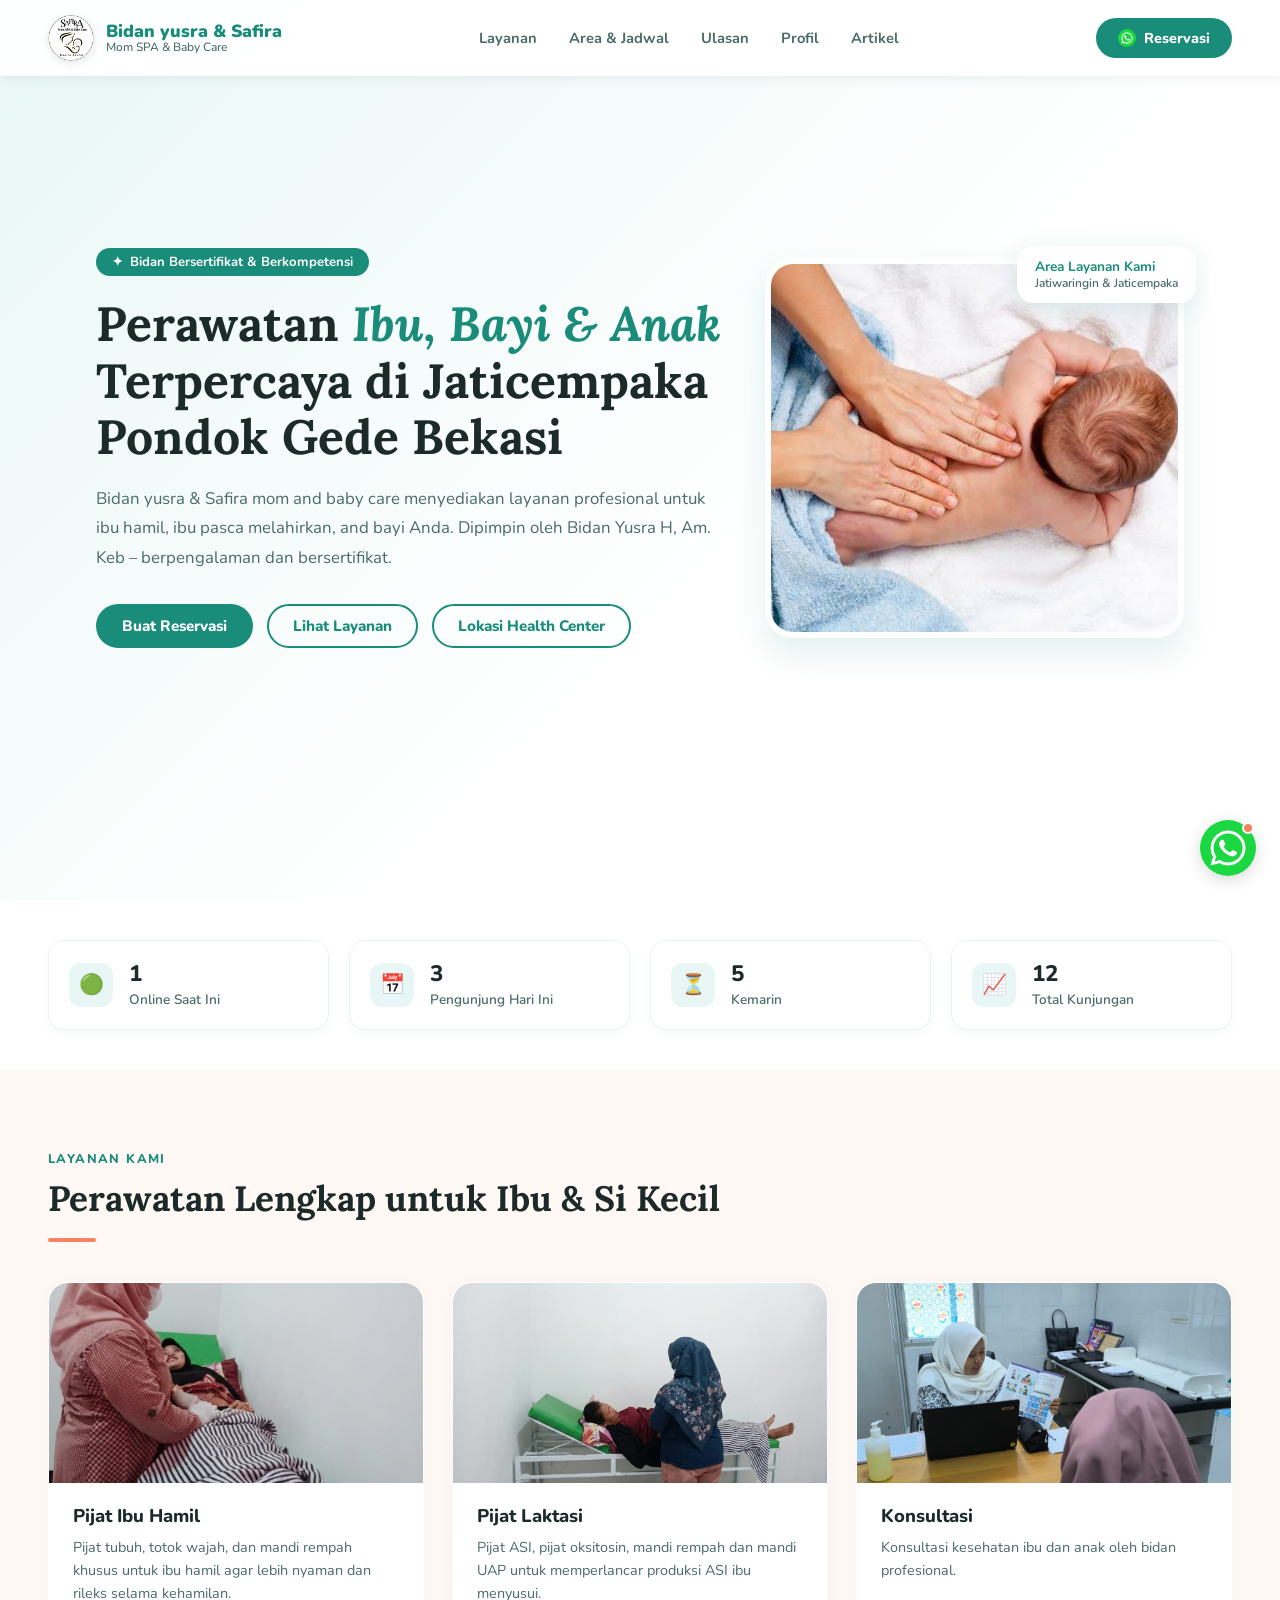
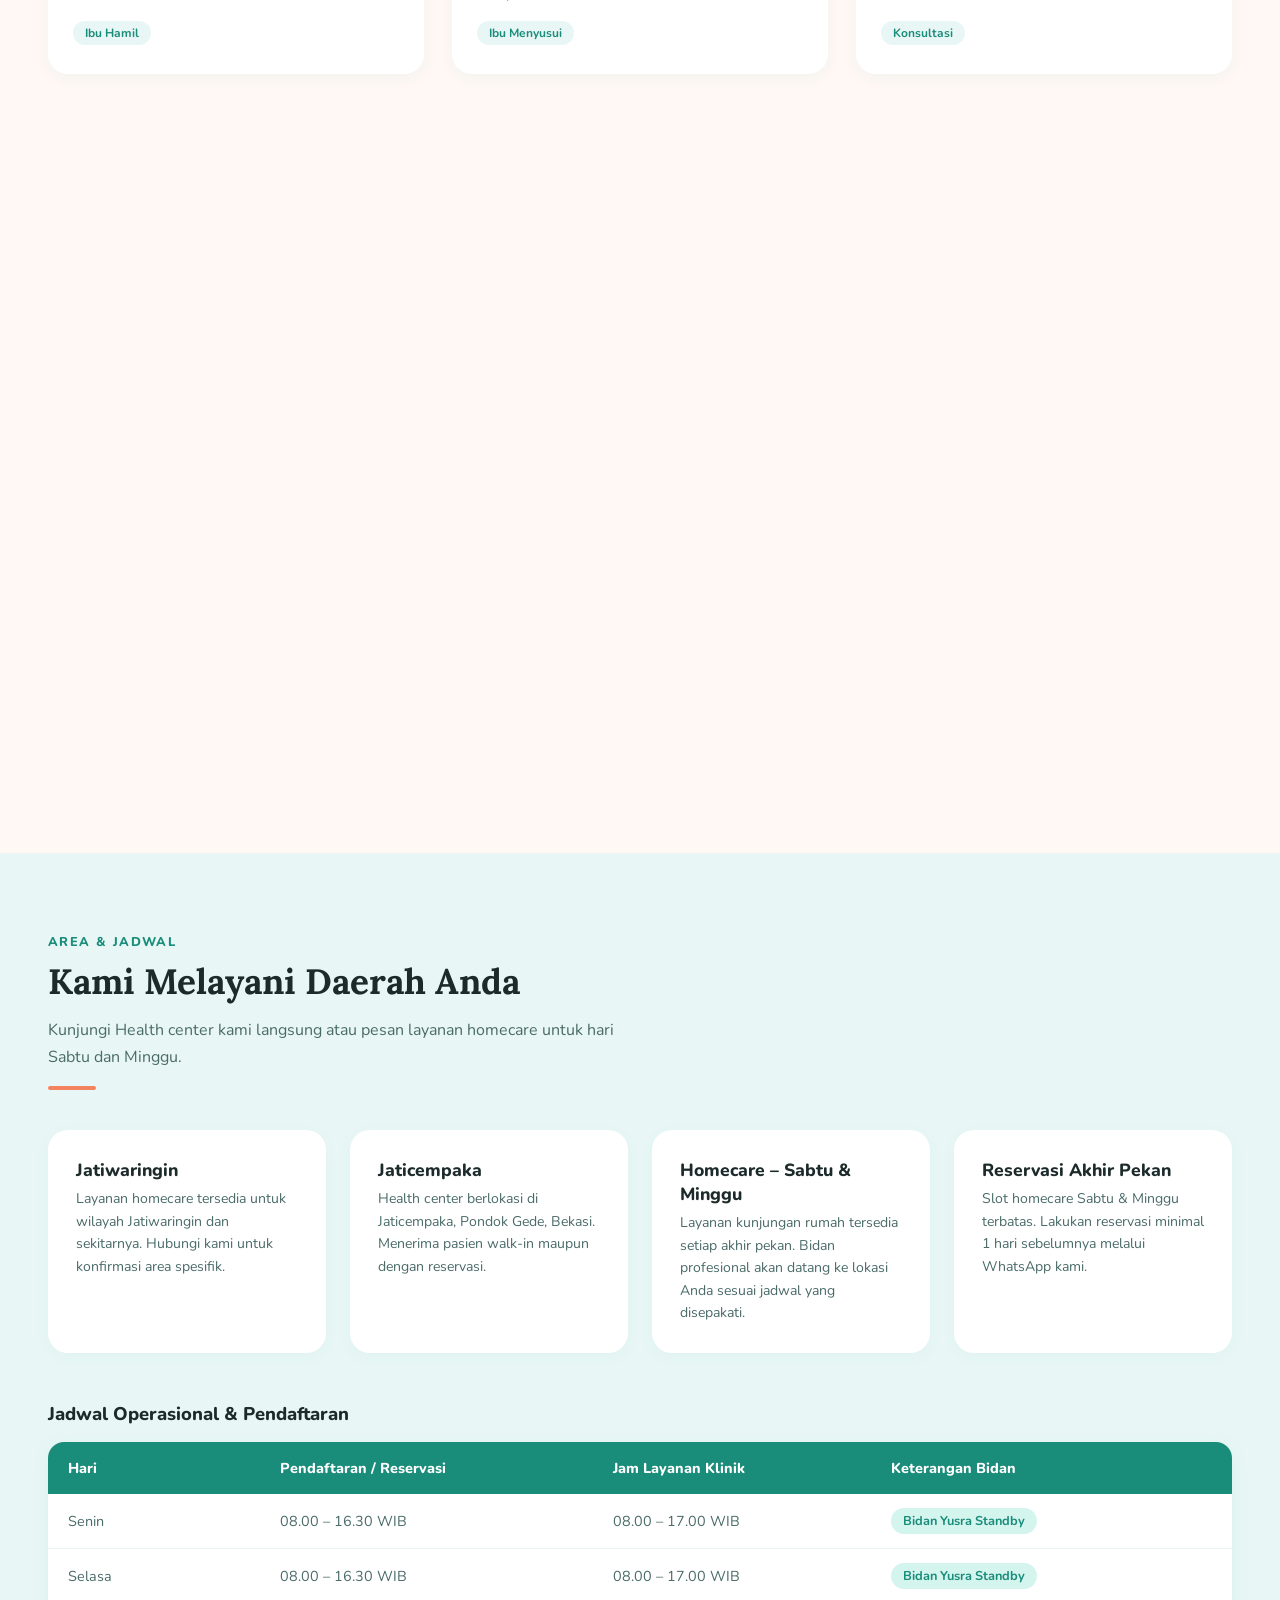
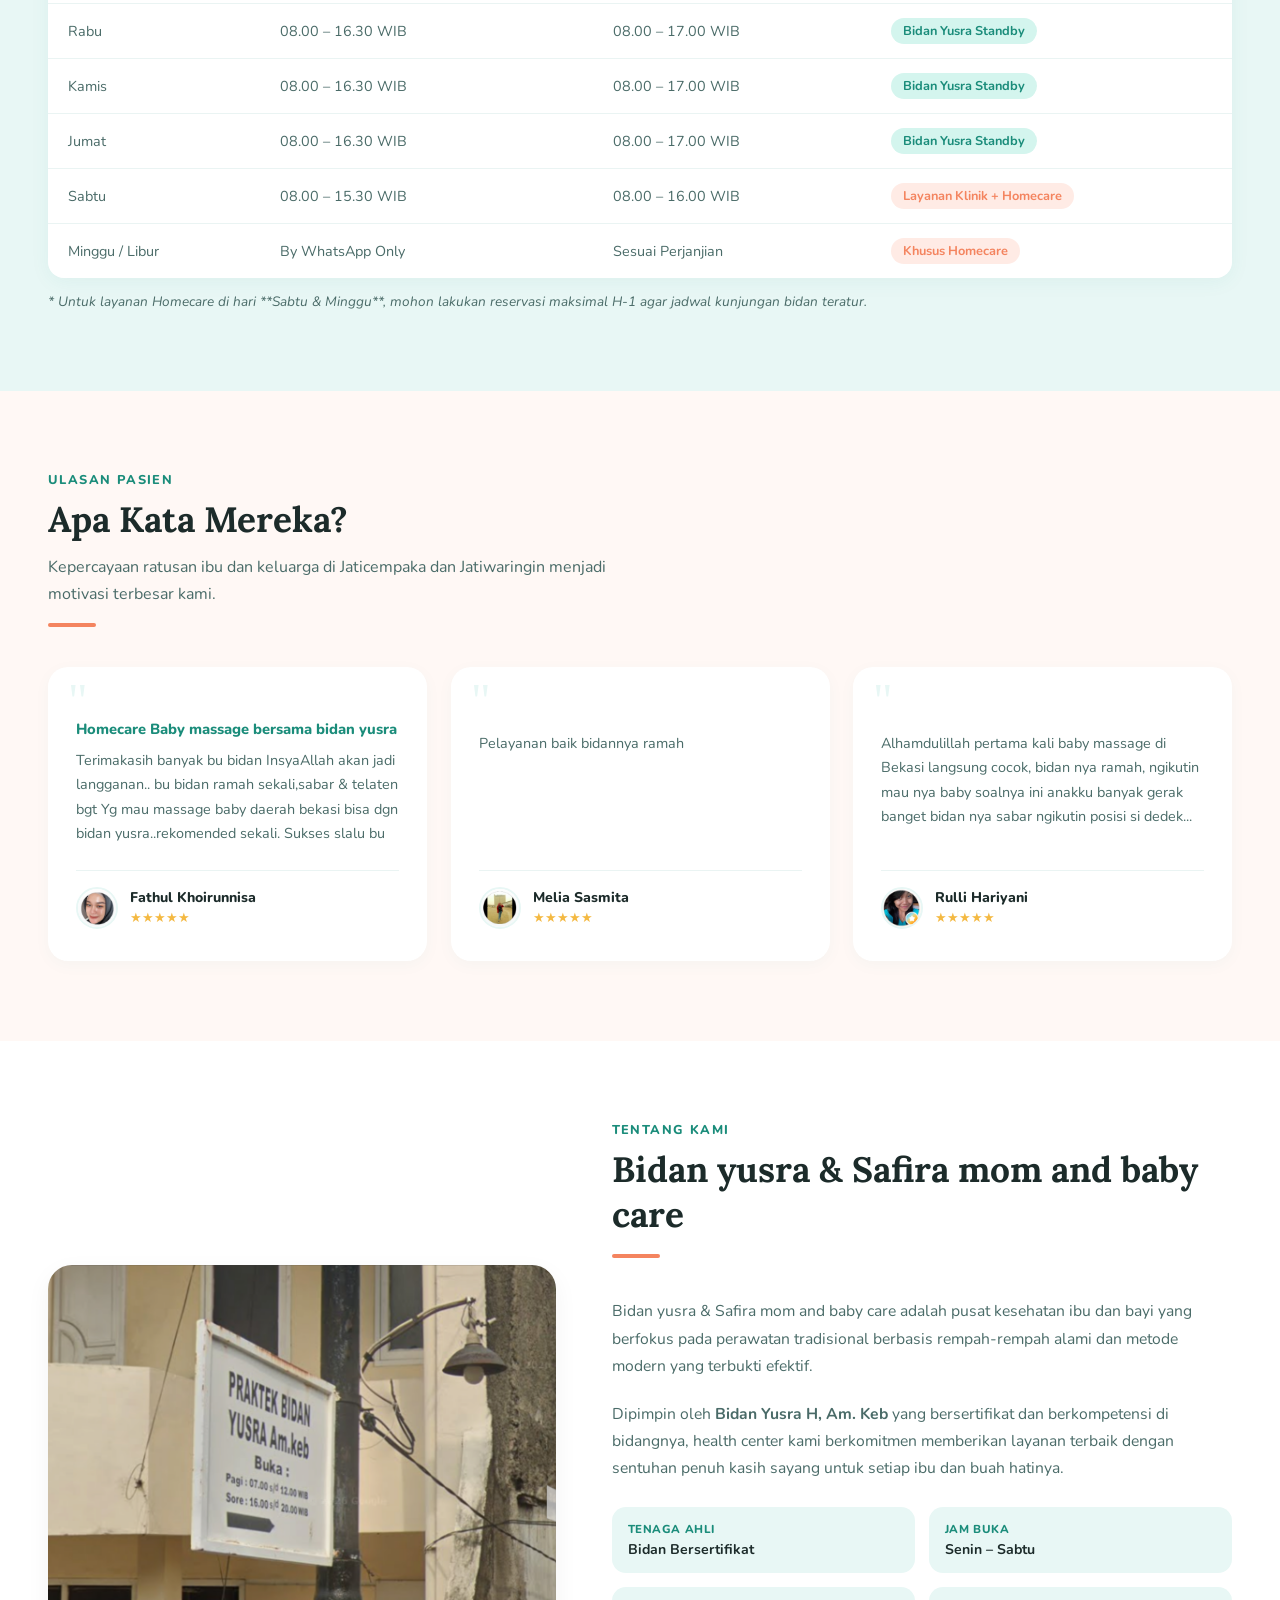
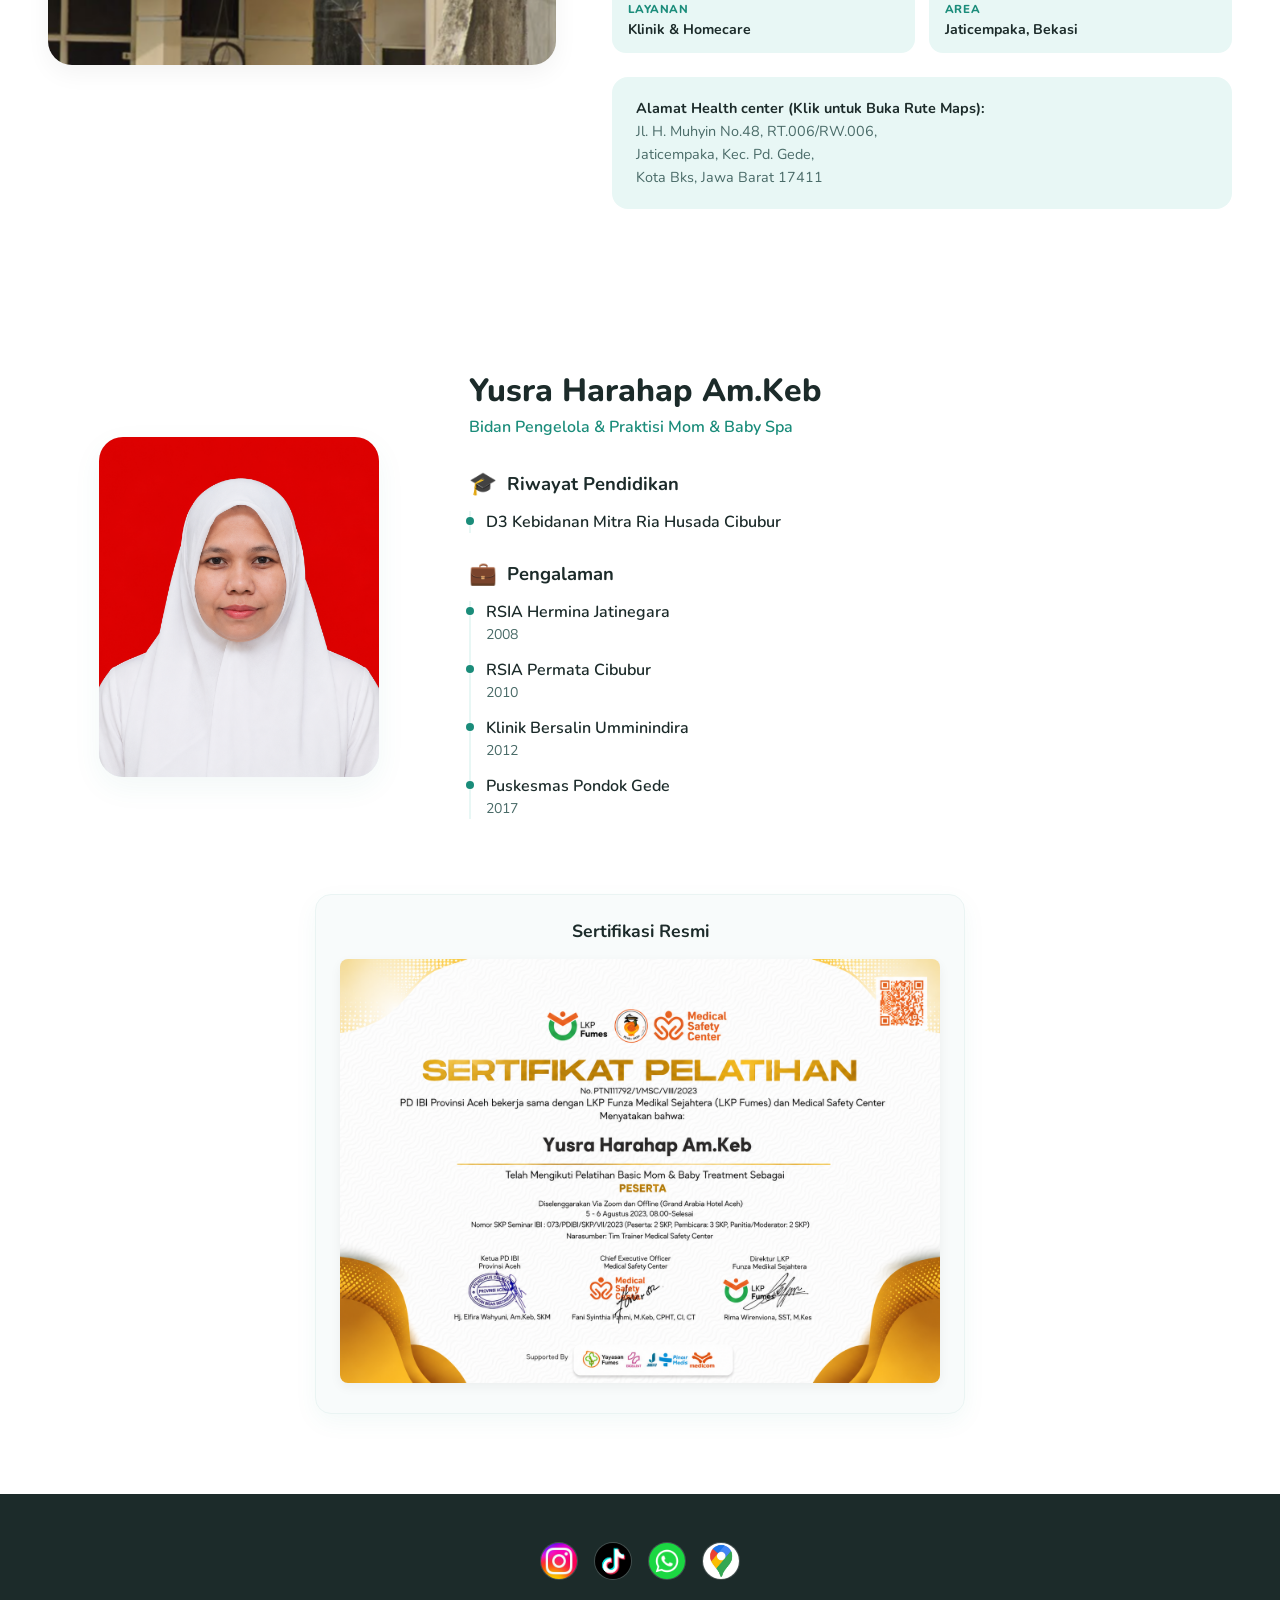
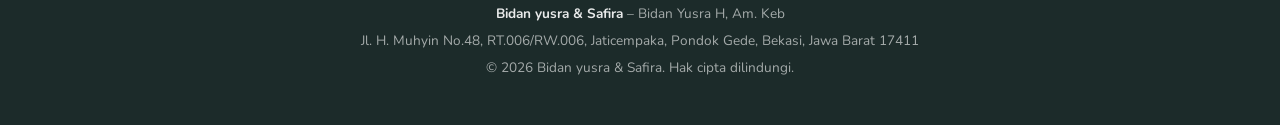
<file: index.html>
<!doctype html>
<html lang="id">
  <head>
    <meta charset="UTF-8" />
    <meta name="viewport" content="width=device-width, initial-scale=1.0" />
    <title>Bidan yusra & Safira mom and baby care</title>
    <link rel="icon" type="image/x-icon" href="logo.png" />
    <link href="https://fonts.googleapis.com/css2?family=Nunito:wght@400;600;700;800;900&family=Lora:ital,wght@0,600;1,400&display=swap" rel="stylesheet" />
    <link rel="stylesheet" href="style.css" />
  </head>
  <body>
    <nav>
      <a class="nav-logo" href="#hero">
        <div class="nav-logo-img-wrapper">
          <img src="logo.png" alt="Logo Health center Yusraharahap" class="nav-logo-img" />
        </div>
        <div class="nav-logo-text">Bidan yusra & Safira<span>Mom SPA & Baby Care</span></div>
      </a>
      <ul class="nav-links" id="navLinks">
        <li><a href="#services">Layanan</a></li>
        <li><a href="#coverage">Area & Jadwal</a></li>
        <li><a href="#reviews">Ulasan</a></li>
        <li><a href="#about">Profil</a></li>
        <li><a href="artikel.html">Artikel</a></li>
      </ul>
      <button class="nav-cta" onclick="openWA()">
        <img src="logowhatsapp.jpg" alt="WA Icon" class="cta-icon-img" />
        Reservasi
      </button>
      <button class="hamburger" id="hamburger" onclick="toggleNav()"><span></span><span></span><span></span></button>
    </nav>

    <section id="hero">
      <div class="hero-inner">
        <div class="hero-content">
          <div class="hero-badge">Bidan Bersertifikat & Berkompetensi</div>
          <h1 class="hero-h1">Perawatan <em>Ibu, Bayi & Anak</em> Terpercaya di Jaticempaka Pondok Gede Bekasi</h1>
          <p class="hero-p">Bidan yusra & Safira mom and baby care menyediakan layanan profesional untuk ibu hamil, ibu pasca melahirkan, and bayi Anda. Dipimpin oleh Bidan Yusra H, Am. Keb – berpengalaman dan bersertifikat.</p>
          <div class="hero-btns">
            <a
              href="#"
              onclick="
                openWA();
                return false;
              "
              class="btn-primary"
              >Buat Reservasi</a
            >
            <a href="#services" class="btn-outline">Lihat Layanan</a>
            <a href="https://maps.app.goo.gl/mDxUd4jk4DuccCtHA" target="_blank" class="btn-outline btn-location">
              Lokasi Health Center
            </a>
          </div>
        </div>

        <div class="hero-img-wrap">
          <div class="hero-image-box">
            <img src="bayi.png" alt="Perawatan Bayi Bidan yusra & Safira" class="hero-main-img" />
          </div>
          <div class="hero-floaty">
            Area Layanan Kami
            <span>Jatiwaringin & Jaticempaka</span>
          </div>
        </div>
      </div>
    </section>

    <!-- ── SEKSI STATISTIK KUNJUNGAN (DI BAWAH HERO) ── -->
    <section id="visitor-stats">
      <div class="container">
        <div class="stats-grid">
          
          <div class="stat-card">
            <div class="stat-icon-wrapper">
              <span class="stat-icon">🟢</span>
            </div>
            <div class="stat-info">
              <h4 id="stat-online">0</h4>
              <p>Online Saat Ini</p>
            </div>
          </div>

          <div class="stat-card">
            <div class="stat-icon-wrapper">
              <span class="stat-icon">📅</span>
            </div>
            <div class="stat-info">
              <h4 id="stat-today">0</h4>
              <p>Pengunjung Hari Ini</p>
            </div>
          </div>

          <div class="stat-card">
            <div class="stat-icon-wrapper">
              <span class="stat-icon">⏳</span>
            </div>
            <div class="stat-info">
              <h4 id="stat-yesterday">0</h4>
              <p>Kemarin</p>
            </div>
          </div>

          <div class="stat-card">
            <div class="stat-icon-wrapper">
              <span class="stat-icon">📈</span>
            </div>
            <div class="stat-info">
              <h4 id="stat-total">0</h4>
              <p>Total Kunjungan</p>
            </div>
          </div>

        </div>
      </div>
    </section>

    <section id="services">
      <div class="container">
        <div class="section-eyebrow">Layanan Kami</div>
        <h2 class="section-title">Perawatan Lengkap untuk Ibu & Si Kecil</h2>
        <div class="divider"></div>
        <div class="services-grid">
          <div class="service-card service-card-with-img animate-box">
            <div class="service-card-img-box">
              <img src="pijat ibu hamil.png" alt="Pijat Ibu Hamil" class="service-card-img" />
            </div>
            <h3>Pijat Ibu Hamil</h3>
            <p>Pijat tubuh, totok wajah, dan mandi rempah khusus untuk ibu hamil agar lebih nyaman dan rileks selama kehamilan.</p>
            <span class="service-tag">Ibu Hamil</span>
          </div>

          <div class="service-card service-card-with-img animate-box">
            <div class="service-card-img-box">
              <img src="pijat laktasi.png" alt="Pijat Laktasi" class="service-card-img" />
            </div>
            <h3>Pijat Laktasi</h3>
            <p>Pijat ASI, pijat oksitosin, mandi rempah dan mandi UAP untuk memperlancar produksi ASI ibu menyusui.</p>
            <span class="service-tag">Ibu Menyusui</span>
          </div>

          <div class="service-card service-card-with-img animate-box">
            <div class="service-card-img-box">
              <img src="konsultasi.png" alt="Konsultasi" class="service-card-img" />
            </div>
            <h3>Konsultasi</h3>
            <p>Konsultasi kesehatan ibu dan anak oleh bidan profesional.</p>
            <span class="service-tag">Konsultasi</span>
          </div>

          <div class="service-card service-card-with-img animate-box">
            <div class="service-card-img-box">
              <img src="perawatan-bayi.png" alt="Perawatan Bayi" class="service-card-img" />
            </div>
            <h3>Perawatan Bayi</h3>
            <p>Pijat bayi sehat, baby gym, baby swim, pijat bayi batuk pilek, pijat kembung & diare, pijat colic, pijat pertumbuhan, dan tindik bayi.</p>
            <span class="service-tag">Bayi</span>
          </div>

          <div class="service-card service-card-with-img animate-box">
            <div class="service-card-img-box">
              <img src="aqiqahbayi.jpeg" alt="Paket Aqiqah Bayi" class="service-card-img" />
            </div>
            <h3>Paket Aqiqah Bayi</h3>
            <p>Layanan khusus pasca aqiqah: Cukur gundul rambut bayi yang higienis, steril, aman, serta dikombinasikan dengan pijat bugar si kecil.</p>
            <span class="service-tag tag-featured">Layanan Populer</span>
          </div>

          <div class="service-card service-card-with-img animate-box">
            <div class="service-card-img-box">
              <img src="paketkunjungan.png" alt="Paket Kunjungan" class="service-card-img" />
            </div>
            <h3>Paket Kunjungan</h3>
            <p>Tersedia paket 1x datang, paket 7 hari, paket 15 hari, dan paket 30 hari. Gratis memandikan bayi & perawatan tali pusat.</p>
            <span class="service-tag">Paket Hemat</span>
          </div>
        </div>

        <div class="homecare-banner animate-box">
          <div class="homecare-text">
            <h2>Layanan Homecare Tersedia!</h2>
            <p>Semua layanan dapat dilakukan di rumah Anda setiap hari Sabtu & Minggu. Tersedia juga reservasi untuk kunjungan akhir pekan. Melayani area Jatiwaringin dan Jaticempaka.</p>
            <div class="homecare-badges">
              <span class="homecare-badge">Jatiwaringin</span>
              <span class="homecare-badge">Jaticempaka</span>
              <span class="homecare-badge">Sabtu & Minggu</span>
            </div>
          </div>
          <div class="homecare-cta">
            <a
              href="#"
              onclick="
                openWAHomecare();
                return false;
              "
              class="btn-light"
            >
              Reservasi Homecare
            </a>
          </div>
        </div>
      </div>
    </section>

    <section id="coverage">
      <div class="container">
        <div class="section-eyebrow">Area & Jadwal</div>
        <h2 class="section-title">Kami Melayani Daerah Anda</h2>
        <p class="section-sub">Kunjungi Health center kami langsung atau pesan layanan homecare untuk hari Sabtu dan Minggu.</p>
        <div class="divider"></div>

        <div class="coverage-grid">
          <div class="coverage-card animate-box">
            <div>
              <h3>Jatiwaringin</h3>
              <p>Layanan homecare tersedia untuk wilayah Jatiwaringin dan sekitarnya. Hubungi kami untuk konfirmasi area spesifik.</p>
            </div>
          </div>
          <div class="coverage-card animate-box">
            <div>
              <h3>Jaticempaka</h3>
              <p>Health center berlokasi di Jaticempaka, Pondok Gede, Bekasi. Menerima pasien walk-in maupun dengan reservasi.</p>
            </div>
          </div>
          <div class="coverage-card animate-box">
            <div>
              <h3>Homecare – Sabtu & Minggu</h3>
              <p>Layanan kunjungan rumah tersedia setiap akhir pekan. Bidan profesional akan datang ke lokasi Anda sesuai jadwal yang disepakati.</p>
            </div>
          </div>
          <div class="coverage-card animate-box">
            <div>
              <h3>Reservasi Akhir Pekan</h3>
              <p>Slot homecare Sabtu & Minggu terbatas. Lakukan reservasi minimal 1 hari sebelumnya melalui WhatsApp kami.</p>
            </div>
          </div>
        </div>

        <div class="schedule-wrap animate-box">
          <p class="schedule-title">Jadwal Operasional & Pendaftaran</p>
          <div class="table-responsive">
            <table class="schedule-table">
              <thead>
                <tr>
                  <th>Hari</th>
                  <th>Pendaftaran / Reservasi</th>
                  <th>Jam Layanan Klinik</th>
                  <th>Keterangan Bidan</th>
                </tr>
              </thead>
              <tbody>
                <tr>
                  <td>Senin</td>
                  <td>08.00 – 16.30 WIB</td>
                  <td>08.00 – 17.00 WIB</td>
                  <td><span class="tag-green">Bidan Yusra Standby</span></td>
                </tr>
                <tr>
                  <td>Selasa</td>
                  <td>08.00 – 16.30 WIB</td>
                  <td>08.00 – 17.00 WIB</td>
                  <td><span class="tag-green">Bidan Yusra Standby</span></td>
                </tr>
                <tr>
                  <td>Rabu</td>
                  <td>08.00 – 16.30 WIB</td>
                  <td>08.00 – 17.00 WIB</td>
                  <td><span class="tag-green">Bidan Yusra Standby</span></td>
                </tr>
                <tr>
                  <td>Kamis</td>
                  <td>08.00 – 16.30 WIB</td>
                  <td>08.00 – 17.00 WIB</td>
                  <td><span class="tag-green">Bidan Yusra Standby</span></td>
                </tr>
                <tr>
                  <td>Jumat</td>
                  <td>08.00 – 16.30 WIB</td>
                  <td>08.00 – 17.00 WIB</td>
                  <td><span class="tag-green">Bidan Yusra Standby</span></td>
                </tr>
                <tr>
                  <td>Sabtu</td>
                  <td>08.00 – 15.30 WIB</td>
                  <td>08.00 – 16.00 WIB</td>
                  <td><span class="tag-coral">Layanan Klinik + Homecare</span></td>
                </tr>
                <tr>
                  <td>Minggu / Libur</td>
                  <td>By WhatsApp Only</td>
                  <td>Sesuai Perjanjian</td>
                  <td><span class="tag-coral">Khusus Homecare</span></td>
                </tr>
              </tbody>
            </table>
          </div>
          <p class="schedule-note">* Untuk layanan Homecare di hari **Sabtu & Minggu**, mohon lakukan reservasi maksimal H-1 agar jadwal kunjungan bidan teratur.</p>
        </div>
      </div>
    </section>

    <section id="reviews">
      <div class="container">
        <div class="section-eyebrow">Ulasan Pasien</div>
        <h2 class="section-title">Apa Kata Mereka?</h2>
        <p class="section-sub">Kepercayaan ratusan ibu dan keluarga di Jaticempaka dan Jatiwaringin menjadi motivasi terbesar kami.</p>
        <div class="divider"></div>
        <div class="reviews-grid">
          <div class="review-card animate-box">
            <span class="review-quote">"</span>
            <p class="review-subtitle-context">Homecare Baby massage bersama bidan yusra</p>
            <p class="review-text">Terimakasih banyak bu bidan InsyaAllah akan jadi langganan.. bu bidan ramah sekali,sabar & telaten bgt Yg mau massage baby daerah bekasi bisa dgn bidan yusra..rekomended sekali. Sukses slalu bu</p>
            <div class="review-author">
              <div class="review-avatar-wrapper">
                <img src="fathulkhoirunnisa.png" alt="Fathul Khoirunnisa" class="review-avatar-img" />
              </div>
              <div>
                <div class="review-name">Fathul Khoirunnisa</div>
                <div class="review-stars">★★★★★</div>
              </div>
            </div>
          </div>

          <div class="review-card animate-box">
            <span class="review-quote">"</span>
            <p class="review-text" style="margin-top: 32px">Pelayanan baik bidannya ramah</p>
            <div class="review-author" style="margin-top: 50px">
              <div class="review-avatar-wrapper">
                <img src="meliasasmita.png" alt="Melia Sasmita" class="review-avatar-img" />
              </div>
              <div>
                <div class="review-name">Melia Sasmita</div>
                <div class="review-stars">★★★★★</div>
              </div>
            </div>
          </div>

          <div class="review-card animate-box">
            <span class="review-quote">"</span>
            <p class="review-text" style="margin-top: 32px">
              Alhamdulillah pertama kali baby massage di Bekasi langsung cocok, bidan nya ramah, ngikutin mau nya baby soalnya ini anakku banyak gerak banget bidan nya sabar ngikutin posisi si dedek...
            </p>
            <div class="review-author">
              <div class="review-avatar-wrapper">
                <img src="rullihariyani.png" alt="Rulli Hariyani" class="review-avatar-img" />
              </div>
              <div>
                <div class="review-name">Rulli Hariyani</div>
                <div class="review-stars">★★★★★</div>
              </div>
            </div>
          </div>
        </div>
      </div>
    </section>

    <section id="about">
      <div class="container">
        <div class="about-grid">
          <div class="about-visual-box animate-box">
            <img src="lokasidalem.png" alt="Gedung Bidan yusra & Safira" class="about-clinic-img" />
          </div>
          <div class="about-content">
            <div class="section-eyebrow">Tentang Kami</div>
            <h2 class="section-title">Bidan yusra & Safira mom and baby care</h2>
            <div class="divider"></div>
            <p>Bidan yusra & Safira mom and baby care adalah pusat kesehatan ibu dan bayi yang berfokus pada perawatan tradisional berbasis rempah-rempah alami dan metode modern yang terbukti efektif.</p>
            <p>
              Dipimpin oleh <strong>Bidan Yusra H, Am. Keb</strong> yang bersertifikat dan berkompetensi di bidangnya, health center kami berkomitmen memberikan layanan terbaik dengan sentuhan penuh kasih sayang untuk setiap ibu dan buah hatinya.
            </p>
            <div class="about-info">
              <div class="info-item">
                <div class="label">Tenaga Ahli</div>
                <div class="value">Bidan Bersertifikat</div>
              </div>
              <div class="info-item">
                <div class="label">Jam Buka</div>
                <div class="value">Senin – Sabtu</div>
              </div>
              <div class="info-item">
                <div class="label">Layanan</div>
                <div class="value">Klinik & Homecare</div>
              </div>
              <div class="info-item">
                <div class="label">Area</div>
                <div class="value">Jaticempaka, Bekasi</div>
              </div>
            </div>

            <a href="https://maps.app.goo.gl/mDxUd4jk4DuccCtHA" target="_blank" class="address-box-link animate-box">
              <div class="address-box">
                <p><strong>Alamat Health center (Klik untuk Buka Rute Maps):</strong><br />Jl. H. Muhyin No.48, RT.006/RW.006,<br />Jaticempaka, Kec. Pd. Gede,<br />Kota Bks, Jawa Barat 17411</p>
              </div>
            </a>
          </div>
        </div>
      </div>
    </section>

    <!-- ── SEKSI PROFIL BIDAN (DI ATAS FOOTER) ── -->
<section id="profil-bidan">
  <div class="container animate-box">
    
    <div class="bidan-profile-grid">
      <div class="bidan-visual">
        <div class="foto-bidan-wrapper">
          <img src="profilbidan.png"Foto Bidan" class="foto-bidan">
        </div>
      </div>

      <div class="bidan-info-content">
        <h2 class="nama-bidan">Yusra Harahap Am.Keb</h2>
        <p class="jabatan-bidan">Bidan Pengelola & Praktisi Mom & Baby Spa</p>
        
        <div class="info-block">
          <div class="info-title-row">
            <span class="info-icon">🎓</span>
            <h4>Riwayat Pendidikan</h4>
          </div>
          <ul class="info-list">
            <li>
              <strong>D3 Kebidanan Mitra Ria Husada Cibubur</strong>
            </li>
          </ul>
        </div>

        <div class="info-block">
          <div class="info-title-row">
            <span class="info-icon">💼</span>
            <h4>Pengalaman</h4>
          </div>
          <ul class="info-list">
            <li><strong>RSIA Hermina Jatinegara</strong><span>2008</span></li>
            <li><strong>RSIA Permata Cibubur</strong><span>2010</span></li>
            <li><strong>Klinik Bersalin Umminindira</strong><span>2012</span></li>
            <li><strong>Puskesmas Pondok Gede</strong><span>2017</span></li>
          </ul>
        </div>
      </div>
    </div> <div class="sertifikat-section-center">
      <div class="sertifikat-wrapper">
        <h4>Sertifikasi Resmi</h4>
        <img src="Sertifikat.png" alt="Sertifikat Pelatihan" class="foto-sertifikat">
      </div>
    </div>

  </div>
</section>

    <footer>
      <div class="container">
        <div class="footer-socials">
          <a href="https://www.instagram.com/yusraharahap130/" target="_blank" class="footer-social-link" title="Instagram">
            <img src="logoinstagram.jpg" alt="Instagram" />
          </a>
          <a href="https://www.tiktok.com/@yusraharahap130?_r=1&_t=ZS-979YCytMN1j" target="_blank" class="footer-social-link" title="TikTok">
            <img src="logotiktok.jpg" alt="TikTok" />
          </a>
          <a href="https://wa.me/6285172341985" target="_blank" class="footer-social-link" title="WhatsApp">
            <img src="logowhatsapp.jpg" alt="WhatsApp" />
          </a>
          <a href="https://maps.app.goo.gl/mDxUd4jk4DuccCtHA" target="_blank" class="footer-social-link" title="Lokasi Google Maps">
            <img src="map.png" alt="Google Maps" />
          </a>
        </div>
        <p><strong>Bidan yusra & Safira</strong> – Bidan Yusra H, Am. Keb</p>
        <p style="margin-top: 8px">Jl. H. Muhyin No.48, RT.006/RW.006, Jaticempaka, Pondok Gede, Bekasi, Jawa Barat 17411</p>
        <p style="margin-top: 8px">© 2026 Bidan yusra & Safira. Hak cipta dilindungi.</p>
      </div>
    </footer>

    <div class="wa-tooltip" id="waTooltip">
      <button class="wa-tooltip-close" onclick="closeTooltip()">✕</button>
      <div class="wa-tooltip-header">
        <img src="logowhatsapp.jpg" alt="WhatsApp" class="wa-popup-avatar" />
        <strong>Bidan yusra & Safira</strong>
      </div>
      <p class="wa-popup-text">Halo! Ada yang bisa kami bantu? Reservasi, info layanan, atau homecare – chat langsung dengan kami.</p>
      <a
        href="#"
        onclick="
          openWAPopupChat();
          return false;
        "
      >
        Mulai Chat WhatsApp →
      </a>
    </div>

    <a class="wa-fab" id="waFab" href="#" onclick="toggleTooltip(event)" aria-label="Hubungi kami via WhatsApp">
      <img src="logowhatsapp.jpg" alt="WhatsApp Floating" class="wa-fab-img" />
      <span class="wa-pulse"></span>
    </a>

    <script src="script.js"></script>
  </body>
</html>
</file>
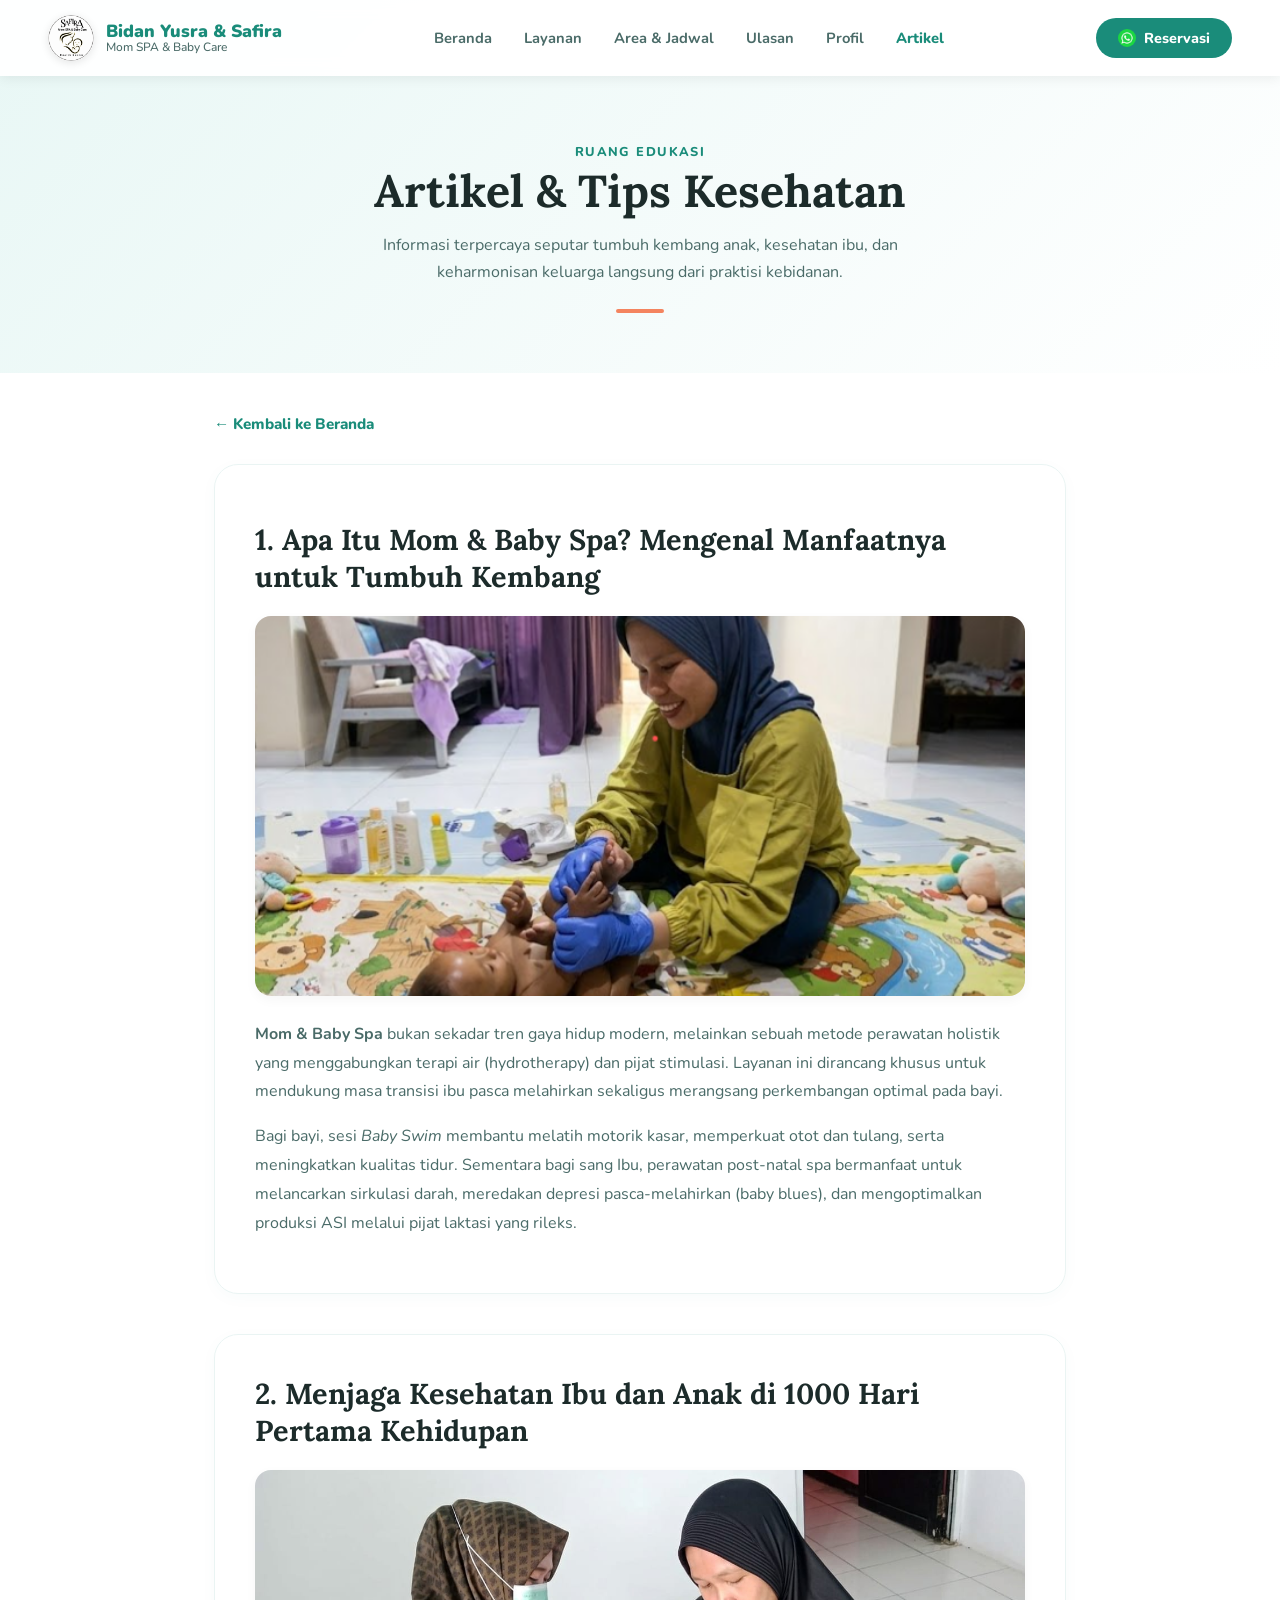
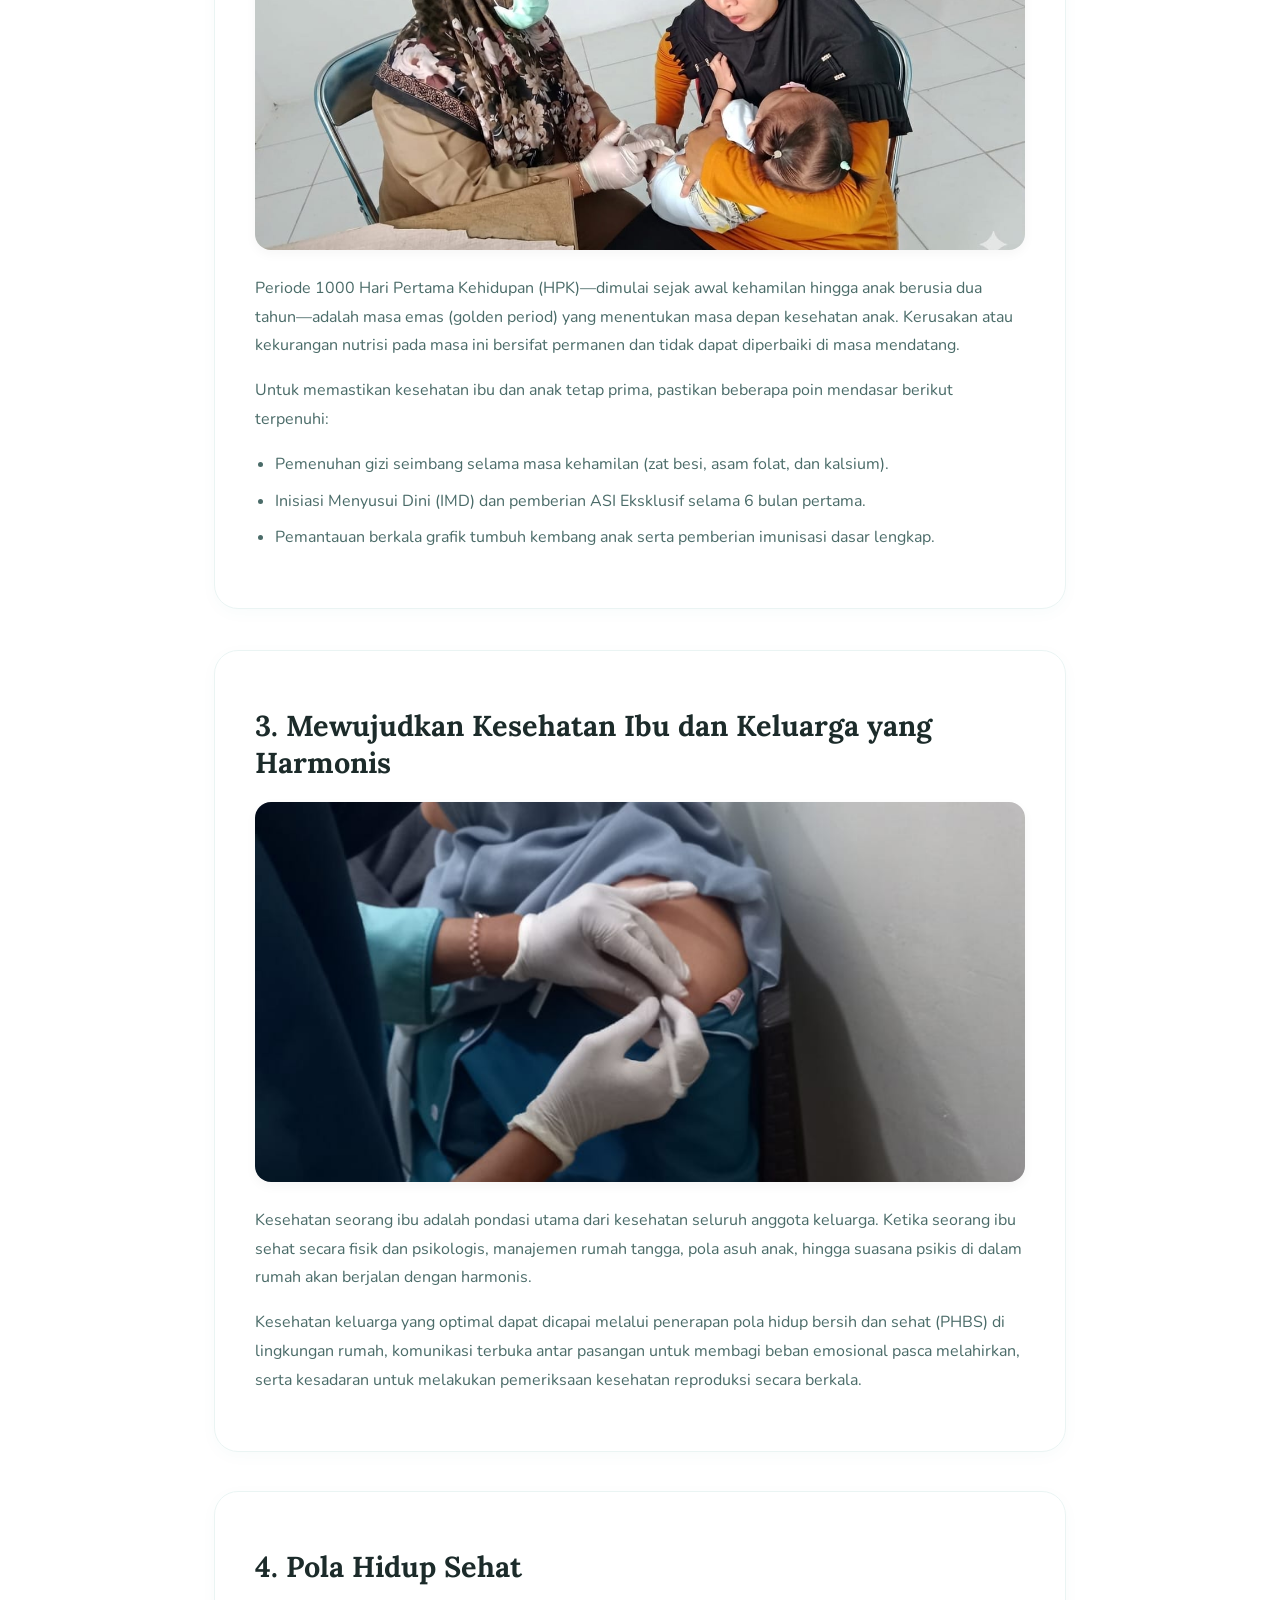
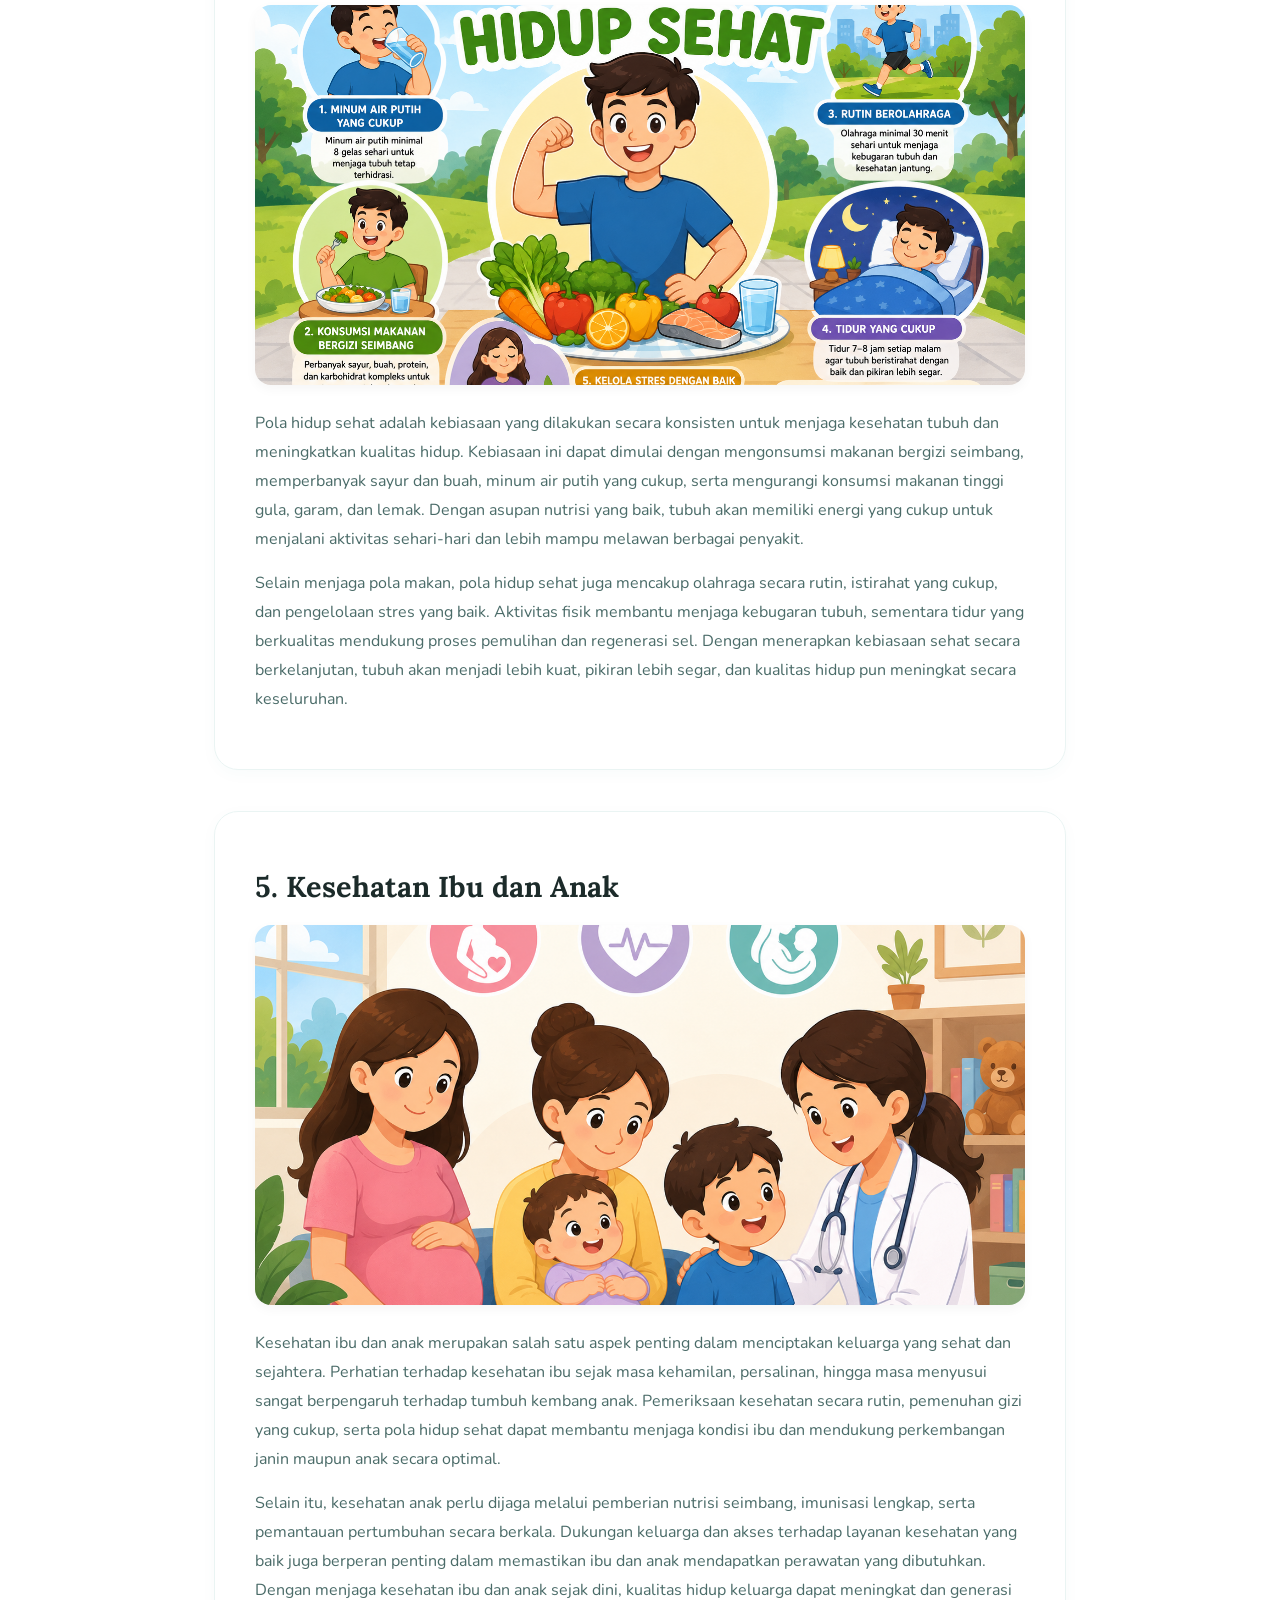
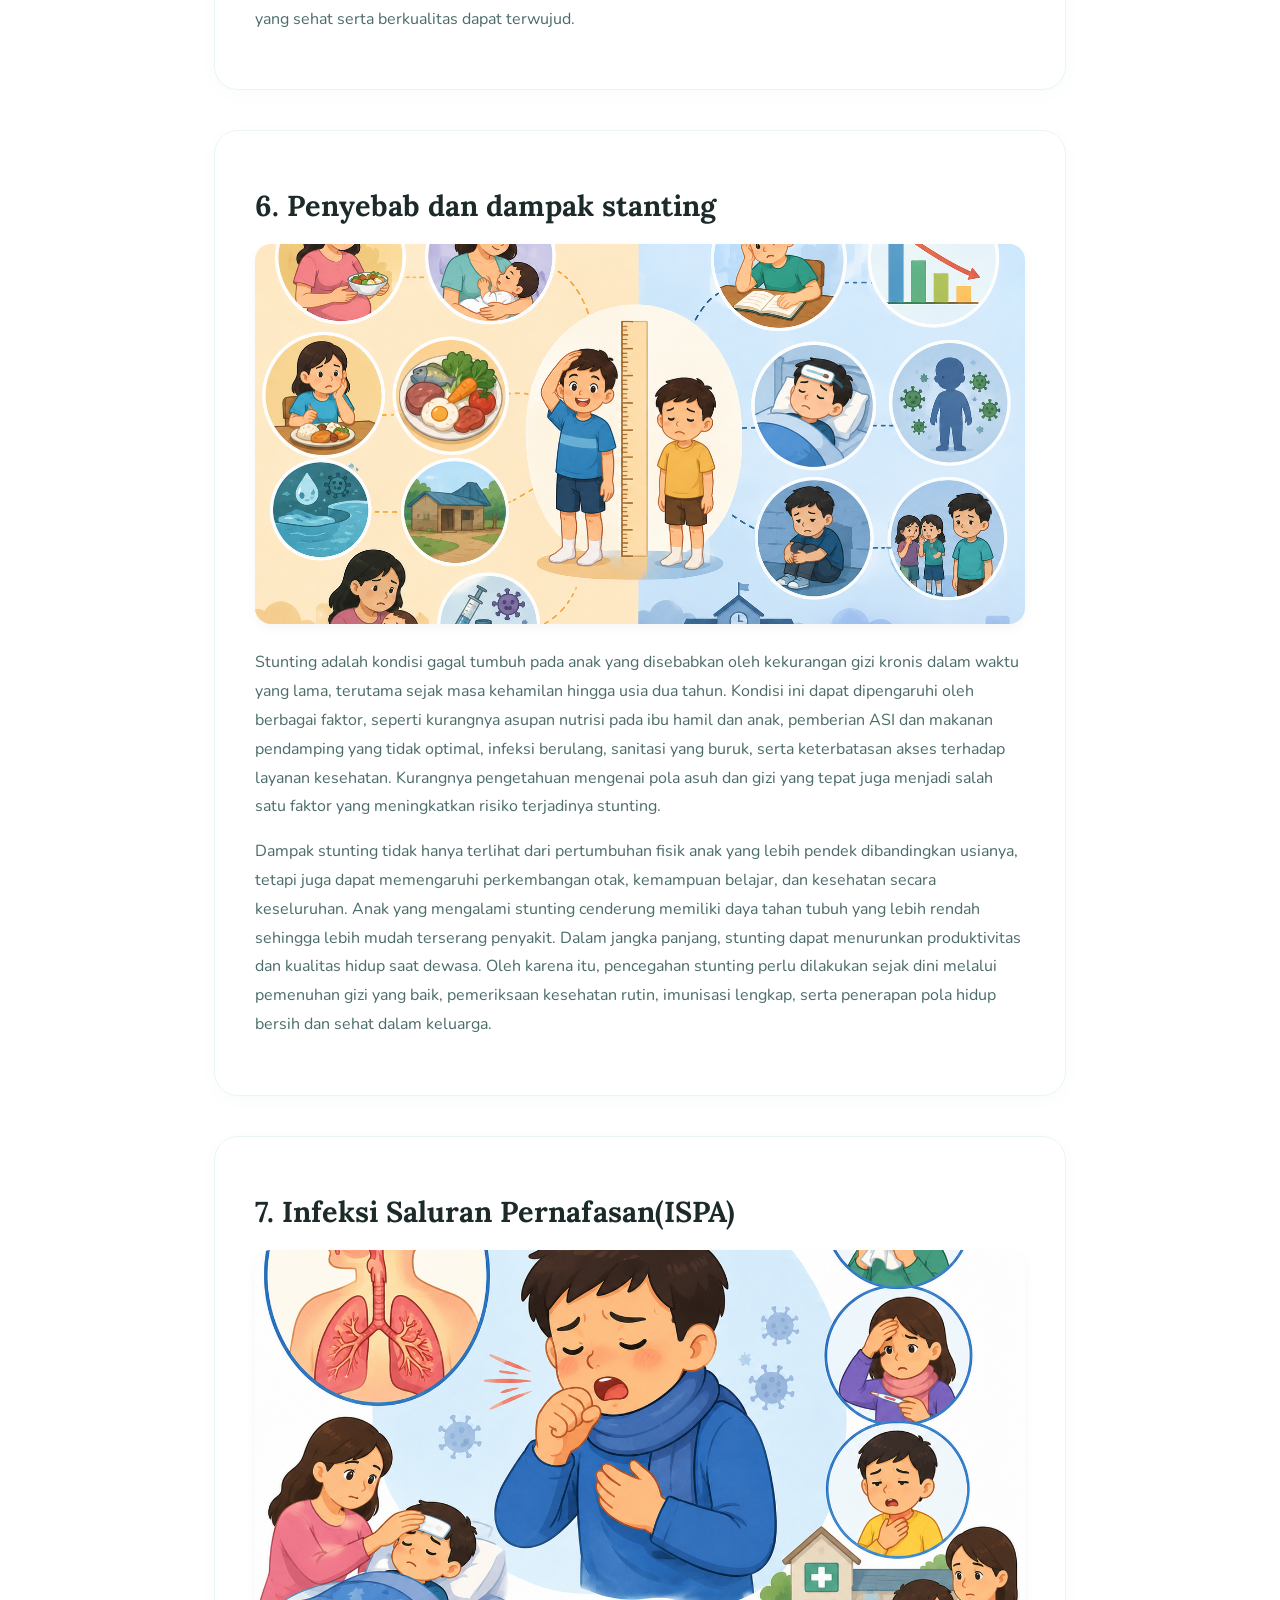
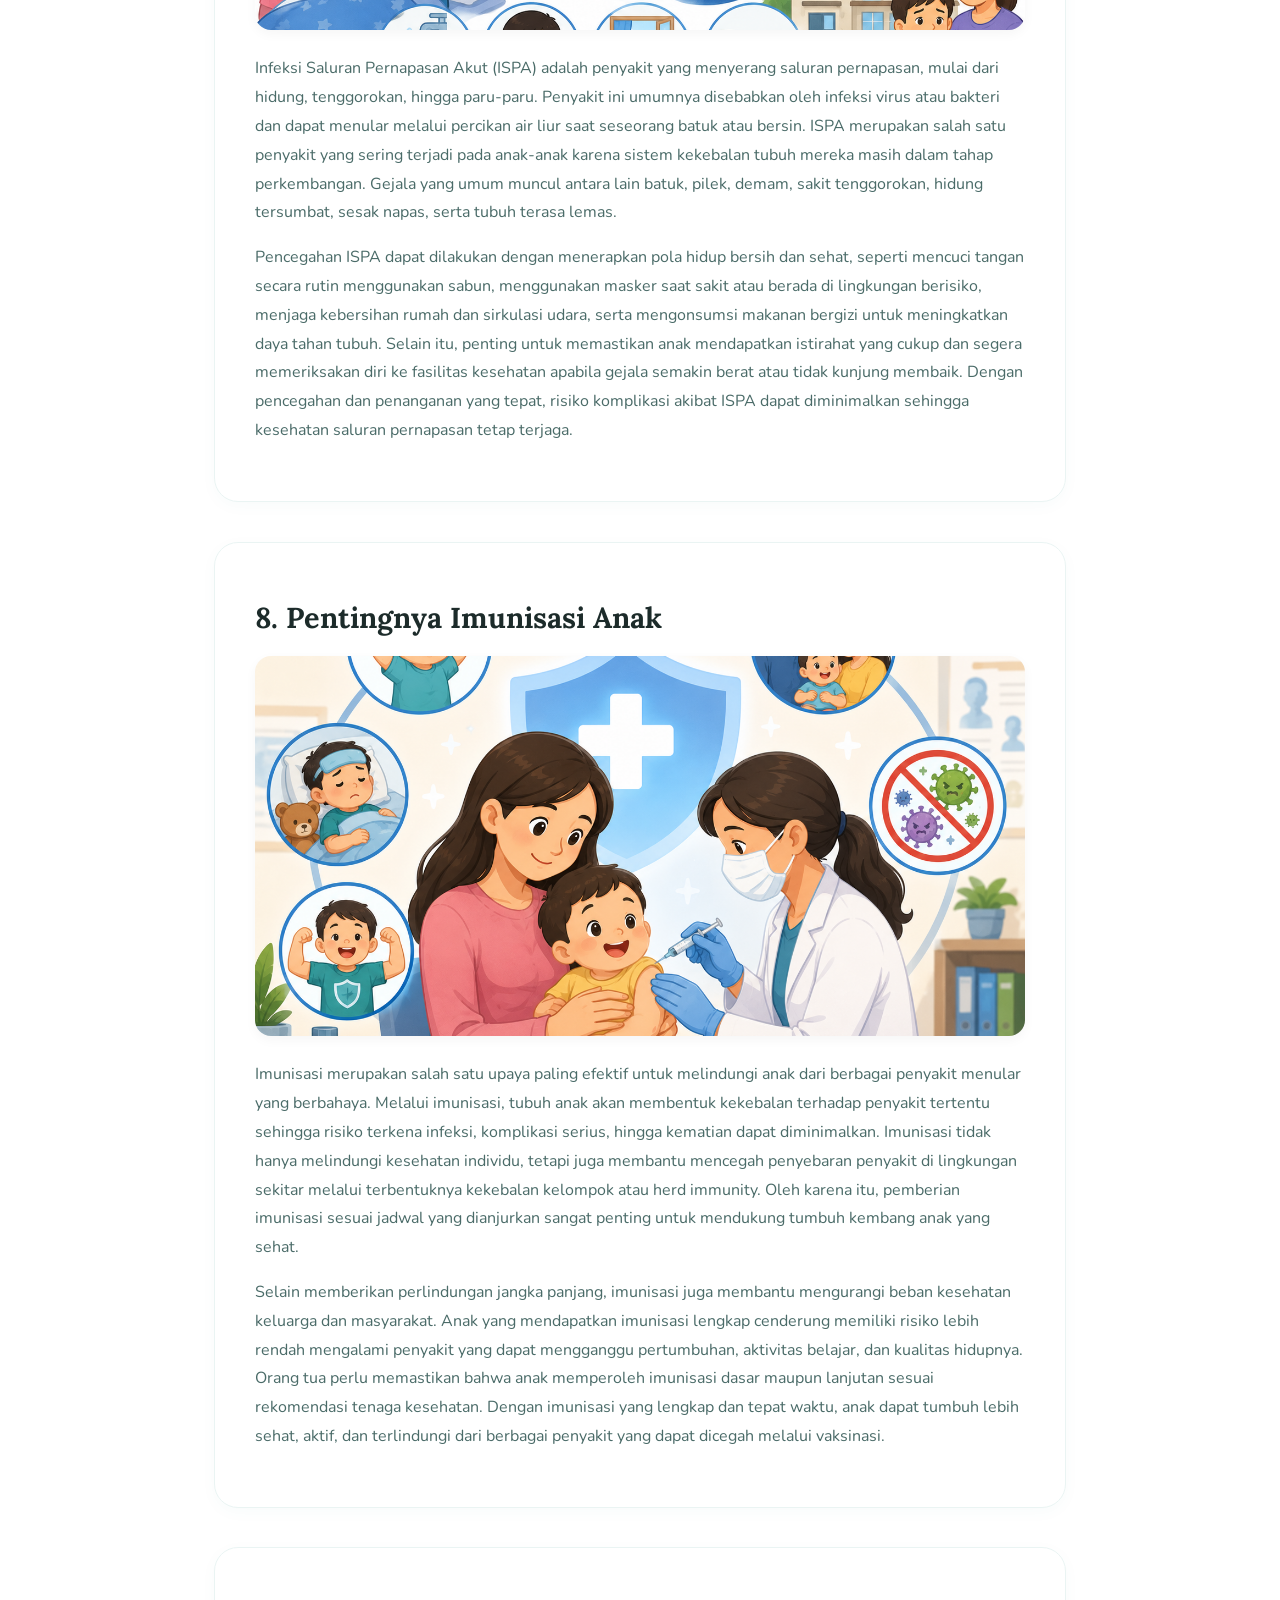
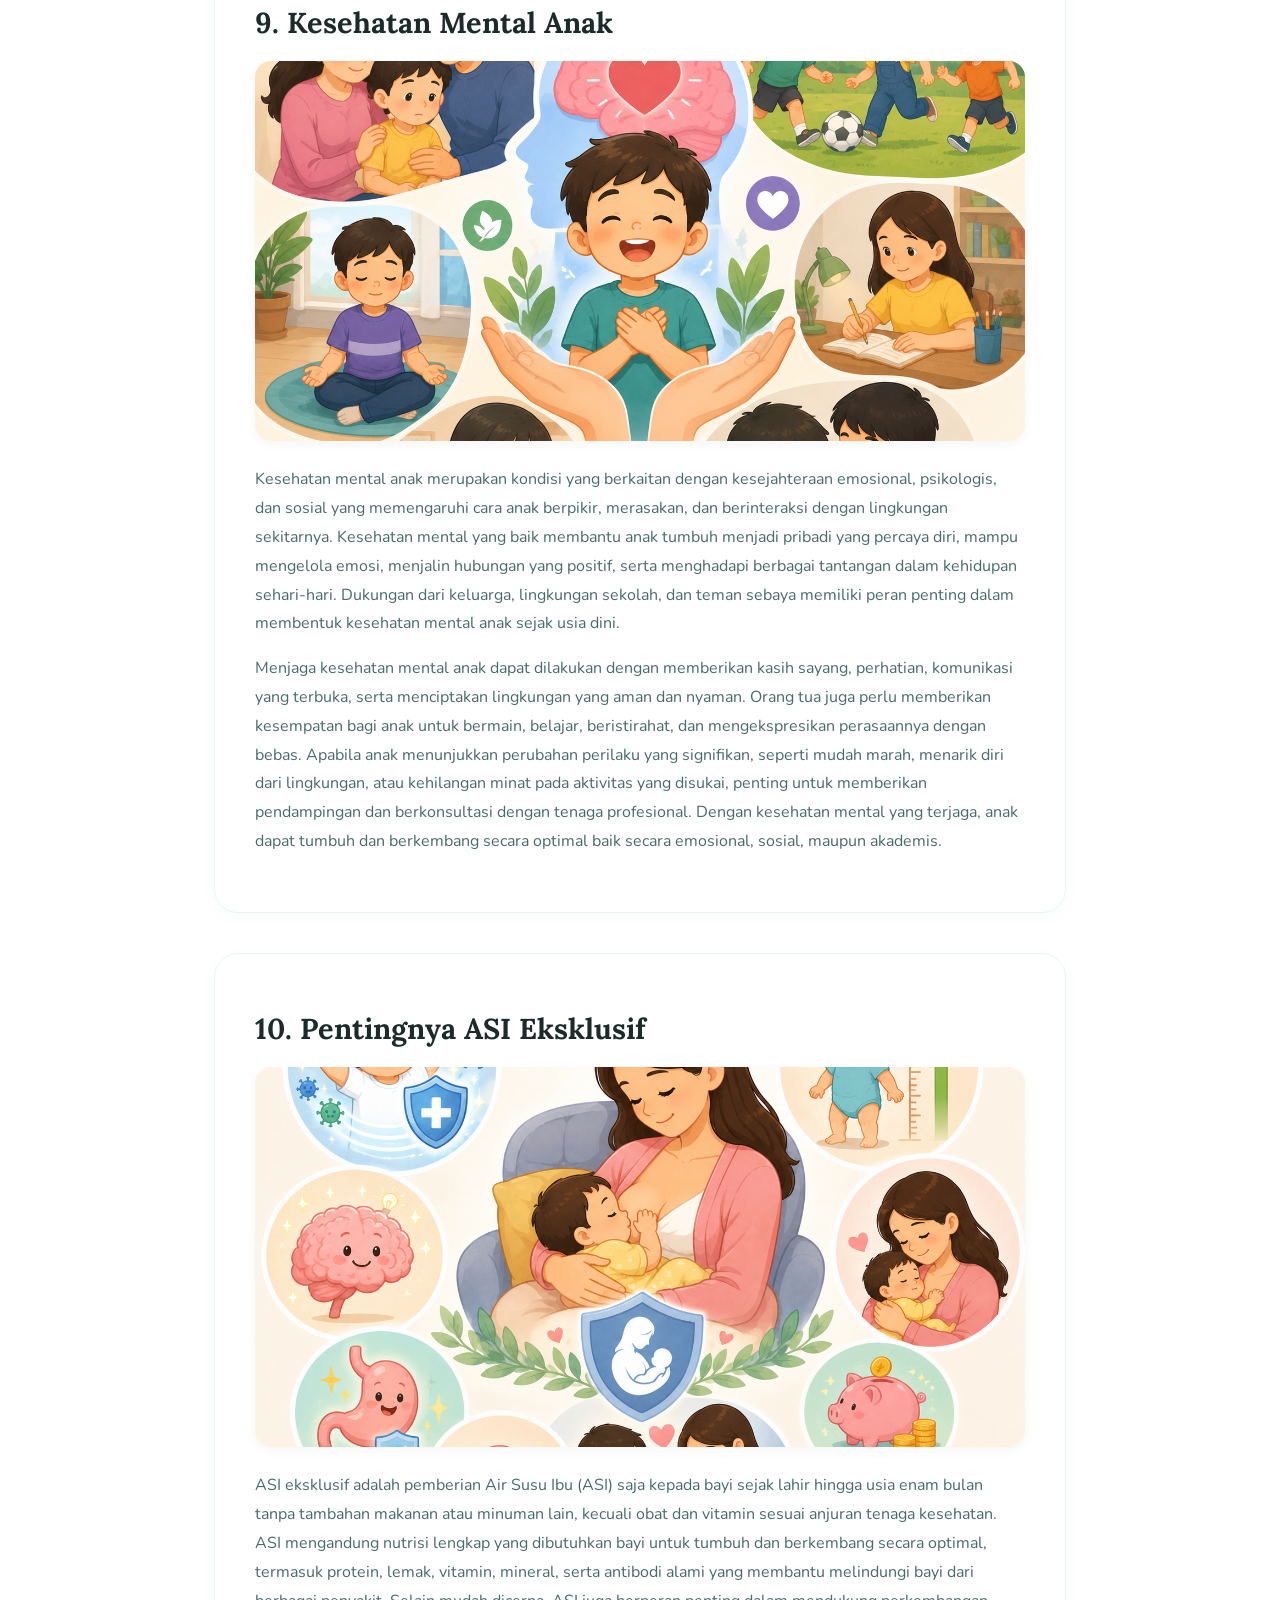
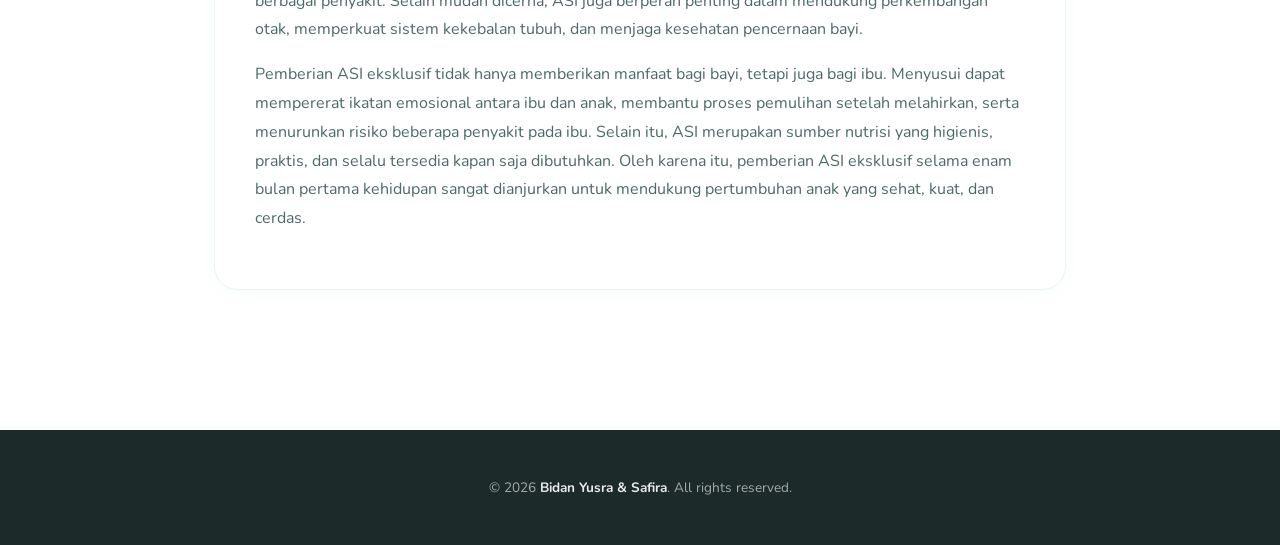
<file: artikel.html>
<!DOCTYPE html>
<html lang="id">
<head>
  <meta charset="UTF-8">
  <meta name="viewport" content="width=device-width, initial-scale=1.0">
  <title>Edukasi & Artikel Kesehatan - Bidan Yusra & Safira</title>
  
  <link rel="preconnect" href="https://fonts.googleapis.com">
  <link rel="preconnect" href="https://fonts.gstatic.com" crossorigin>
  <link href="https://fonts.googleapis.com/css2?family=Lora:ital,wght@0,400..700;1,400..700&family=Nunito:ital,wght@0,200..1000;1,200..1000&display=swap" rel="stylesheet">
  <link rel="icon" type="image/x-icon" href="logo.png" />
  <link rel="stylesheet" href="style.css">
  
  <style>
    /* ── STYLING KHUSUS HALAMAN ARTIKEL ── */
    .article-hero {
      padding: 140px 24px 60px;
      text-align: center;
      background: linear-gradient(135deg, var(--teal-bg) 0%, #fff 100%);
    }
    
    .article-container {
      max-width: 900px;
      margin: 0 auto;
      padding: 40px 24px 100px;
    }
    
    .back-to-home {
      display: inline-flex;
      align-items: center;
      gap: 8px;
      text-decoration: none;
      color: var(--teal);
      font-weight: 800;
      font-size: 0.95rem;
      margin-bottom: 30px;
      transition: color 0.2s;
    }
    
    .back-to-home:hover {
      color: var(--teal-lt);
    }
    
    .article-box {
      background: #ffffff;
      border: 1px solid #eaf4f3;
      border-radius: 24px;
      padding: 40px;
      margin-bottom: 40px;
      box-shadow: 0 4px 16px rgba(26, 140, 122, 0.03);
    }
    
    .article-meta {
      font-size: 0.85rem;
      color: var(--teal);
      font-weight: 700;
      margin-bottom: 16px;
      display: flex;
      gap: 16px;
    }
    
    .article-box h2 {
      font-family: "Lora", serif;
      color: var(--dark);
      font-size: 1.8rem;
      margin-bottom: 20px;
      line-height: 1.3;
    }
    
    /* Container Foto Artikel agar Proporsional */
    .article-image-wrapper {
      width: 100%;
      height: 380px;
      overflow: hidden;
      border-radius: 16px;
      margin-bottom: 24px;
      box-shadow: 0 4px 12px rgba(0, 0, 0, 0.04);
    }
    
    .article-image {
      width: 100%;
      height: 100%;
      object-fit: cover; /* Mencegah gambar gepeng atau melar */
      object-position: center;
      display: block;
    }
    
    .article-content p {
      color: var(--mid);
      font-size: 1rem;
      line-height: 1.8;
      margin-bottom: 16px;
    }
    
    .article-content ul {
      margin-left: 20px;
      margin-bottom: 16px;
      color: var(--mid);
      line-height: 1.8;
    }
    
    .article-content li {
      margin-bottom: 8px;
    }
    
    /* Responsive Breakpoints untuk HP */
    @media (max-width: 768px) {
      .article-hero {
        padding: 110px 24px 40px;
      }
      .article-box {
        padding: 24px 20px;
      }
      .article-box h2 {
        font-size: 1.4rem;
        margin-bottom: 16px;
      }
      .article-image-wrapper {
        height: 220px; /* Tinggi gambar otomatis mengecil di HP */
        margin-bottom: 16px;
      }
    }
  </style>
</head>
<body>

  <nav>
    <a href="index.html" class="nav-logo">
      <div class="nav-logo-img-wrapper">
        <img src="logo.png" alt="Logo" class="nav-logo-img">
      </div>
      <div class="nav-logo-text">
        Bidan Yusra & Safira
        <span>Mom SPA & Baby Care</span>
      </div>
    </a>
    
    <ul class="nav-links" id="navLinks">
      <li><a href="index.html#hero">Beranda</a></li>
      <li><a href="index.html#services">Layanan</a></li>
      <li><a href="index.html#coverage">Area & Jadwal</a></li>
      <li><a href="index.html#reviews">Ulasan</a></li>
      <li><a href="index.html#profil-bidan">Profil</a></li>
      <li><a href="artikel.html" style="color: var(--teal); font-weight: 800;">Artikel</a></li>
    </ul>

    <button class="nav-cta" onclick="openWA()">
      <img src="logowhatsapp.jpg" alt="WA" class="cta-icon-img">
      Reservasi
    </button>

    <button class="hamburger" onclick="toggleNav()">
      <span></span>
      <span></span>
      <span></span>
    </button>
  </nav>

  <header class="article-hero">
    <div class="container">
      <span class="section-eyebrow">Ruang Edukasi</span>
      <h1 class="section-title" style="font-size: 2.8rem;">Artikel & Tips Kesehatan</h1>
      <p class="section-sub" style="margin: 0 auto;">Informasi terpercaya seputar tumbuh kembang anak, kesehatan ibu, dan keharmonisan keluarga langsung dari praktisi kebidanan.</p>
      <div class="divider" style="margin: 24px auto 0;"></div>
    </div>
  </header>

  <main class="article-container">
    <a href="index.html" class="back-to-home">← Kembali ke Beranda</a>

    <article class="article-box animate-box">
      <div class="article-meta">
      </div>
      <h2>1. Apa Itu Mom & Baby Spa? Mengenal Manfaatnya untuk Tumbuh Kembang</h2>
      
      <div class="article-image-wrapper">
        <img src="perawatanbayi.png" alt="Layanan Mom & Baby Spa" class="article-image">
      </div>

      <div class="article-content">
        <p><strong>Mom & Baby Spa</strong> bukan sekadar tren gaya hidup modern, melainkan sebuah metode perawatan holistik yang menggabungkan terapi air (hydrotherapy) dan pijat stimulasi. Layanan ini dirancang khusus untuk mendukung masa transisi ibu pasca melahirkan sekaligus merangsang perkembangan optimal pada bayi.</p>
        <p>Bagi bayi, sesi <em>Baby Swim</em> membantu melatih motorik kasar, memperkuat otot dan tulang, serta meningkatkan kualitas tidur. Sementara bagi sang Ibu, perawatan post-natal spa bermanfaat untuk melancarkan sirkulasi darah, meredakan depresi pasca-melahirkan (baby blues), dan mengoptimalkan produksi ASI melalui pijat laktasi yang rileks.</p>
      </div>
    </article>

    <article class="article-box animate-box">
      </div>
      <h2>2. Menjaga Kesehatan Ibu dan Anak di 1000 Hari Pertama Kehidupan</h2>
      
      <div class="article-image-wrapper">
        <img src="ibuanak.png" alt="Kesehatan Ibu dan Anak" class="article-image">
      </div>

      <div class="article-content">
        <p>Periode 1000 Hari Pertama Kehidupan (HPK)—dimulai sejak awal kehamilan hingga anak berusia dua tahun—adalah masa emas (golden period) yang menentukan masa depan kesehatan anak. Kerusakan atau kekurangan nutrisi pada masa ini bersifat permanen dan tidak dapat diperbaiki di masa mendatang.</p>
        <p>Untuk memastikan kesehatan ibu dan anak tetap prima, pastikan beberapa poin mendasar berikut terpenuhi:</p>
        <ul>
          <li>Pemenuhan gizi seimbang selama masa kehamilan (zat besi, asam folat, dan kalsium).</li>
          <li>Inisiasi Menyusui Dini (IMD) dan pemberian ASI Eksklusif selama 6 bulan pertama.</li>
          <li>Pemantauan berkala grafik tumbuh kembang anak serta pemberian imunisasi dasar lengkap.</li>
        </ul>
      </div>
    </article>

    <article class="article-box animate-box">
      <div class="article-meta">
      </div>
      <h2>3. Mewujudkan Kesehatan Ibu dan Keluarga yang Harmonis</h2>
      
      <div class="article-image-wrapper">
        <img src="ibu.png" alt="Kesehatan Ibu dan Keluarga" class="article-image">
      </div>

      <div class="article-content">
        <p>Kesehatan seorang ibu adalah pondasi utama dari kesehatan seluruh anggota keluarga. Ketika seorang ibu sehat secara fisik dan psikologis, manajemen rumah tangga, pola asuh anak, hingga suasana psikis di dalam rumah akan berjalan dengan harmonis.</p>
        <p>Kesehatan keluarga yang optimal dapat dicapai melalui penerapan pola hidup bersih dan sehat (PHBS) di lingkungan rumah, komunikasi terbuka antar pasangan untuk membagi beban emosional pasca melahirkan, serta kesadaran untuk melakukan pemeriksaan kesehatan reproduksi secara berkala.</p>
      </div>
    </article>

    <article class="article-box animate-box">
      <div class="article-meta">
      </div>
      <h2>4. Pola Hidup Sehat</h2>
      
      <div class="article-image-wrapper">
        <img src="pola hidup sehat.png" alt="foto" class="article-image">
      </div>

      <div class="article-content">
        <p>Pola hidup sehat adalah kebiasaan yang dilakukan secara konsisten untuk menjaga kesehatan tubuh dan meningkatkan kualitas hidup. Kebiasaan ini dapat dimulai dengan mengonsumsi makanan bergizi seimbang, memperbanyak sayur dan buah, minum air putih yang cukup, serta mengurangi konsumsi makanan tinggi gula, garam, dan lemak. Dengan asupan nutrisi yang baik, tubuh akan memiliki energi yang cukup untuk menjalani aktivitas sehari-hari dan lebih mampu melawan berbagai penyakit.</p>
        <p>Selain menjaga pola makan, pola hidup sehat juga mencakup olahraga secara rutin, istirahat yang cukup, dan pengelolaan stres yang baik. Aktivitas fisik membantu menjaga kebugaran tubuh, sementara tidur yang berkualitas mendukung proses pemulihan dan regenerasi sel. Dengan menerapkan kebiasaan sehat secara berkelanjutan, tubuh akan menjadi lebih kuat, pikiran lebih segar, dan kualitas hidup pun meningkat secara keseluruhan.</p>
      </div>
    </article>

    <article class="article-box animate-box">
      <div class="article-meta">
      </div>
      <h2>5. Kesehatan Ibu dan Anak</h2>
      
      <div class="article-image-wrapper">
        <img src="kesehatanibudananak.png" alt="foto" class="article-image">
      </div>

      <div class="article-content">
        <p>Kesehatan ibu dan anak merupakan salah satu aspek penting dalam menciptakan keluarga yang sehat dan sejahtera. Perhatian terhadap kesehatan ibu sejak masa kehamilan, persalinan, hingga masa menyusui sangat berpengaruh terhadap tumbuh kembang anak. Pemeriksaan kesehatan secara rutin, pemenuhan gizi yang cukup, serta pola hidup sehat dapat membantu menjaga kondisi ibu dan mendukung perkembangan janin maupun anak secara optimal.</p>
        <p>Selain itu, kesehatan anak perlu dijaga melalui pemberian nutrisi seimbang, imunisasi lengkap, serta pemantauan pertumbuhan secara berkala. Dukungan keluarga dan akses terhadap layanan kesehatan yang baik juga berperan penting dalam memastikan ibu dan anak mendapatkan perawatan yang dibutuhkan. Dengan menjaga kesehatan ibu dan anak sejak dini, kualitas hidup keluarga dapat meningkat dan generasi yang sehat serta berkualitas dapat terwujud.</p>
      </div>
    </article>

    <article class="article-box animate-box">
      <div class="article-meta">
      </div>
      <h2>6. Penyebab dan dampak stanting</h2>
      
      <div class="article-image-wrapper">
        <img src="penyebabdandampakstanting.png" alt="foto" class="article-image">
      </div>

      <div class="article-content">
        <p>Stunting adalah kondisi gagal tumbuh pada anak yang disebabkan oleh kekurangan gizi kronis dalam waktu yang lama, terutama sejak masa kehamilan hingga usia dua tahun. Kondisi ini dapat dipengaruhi oleh berbagai faktor, seperti kurangnya asupan nutrisi pada ibu hamil dan anak, pemberian ASI dan makanan pendamping yang tidak optimal, infeksi berulang, sanitasi yang buruk, serta keterbatasan akses terhadap layanan kesehatan. Kurangnya pengetahuan mengenai pola asuh dan gizi yang tepat juga menjadi salah satu faktor yang meningkatkan risiko terjadinya stunting.</p>
        <p>Dampak stunting tidak hanya terlihat dari pertumbuhan fisik anak yang lebih pendek dibandingkan usianya, tetapi juga dapat memengaruhi perkembangan otak, kemampuan belajar, dan kesehatan secara keseluruhan. Anak yang mengalami stunting cenderung memiliki daya tahan tubuh yang lebih rendah sehingga lebih mudah terserang penyakit. Dalam jangka panjang, stunting dapat menurunkan produktivitas dan kualitas hidup saat dewasa. Oleh karena itu, pencegahan stunting perlu dilakukan sejak dini melalui pemenuhan gizi yang baik, pemeriksaan kesehatan rutin, imunisasi lengkap, serta penerapan pola hidup bersih dan sehat dalam keluarga.</p>
      </div>
    </article>

    <article class="article-box animate-box">
      <div class="article-meta">
      </div>
      <h2>7. Infeksi Saluran Pernafasan(ISPA)</h2>
      
      <div class="article-image-wrapper">
        <img src="ISPA.png" alt="foto" class="article-image">
      </div>

      <div class="article-content">
        <p>Infeksi Saluran Pernapasan Akut (ISPA) adalah penyakit yang menyerang saluran pernapasan, mulai dari hidung, tenggorokan, hingga paru-paru. Penyakit ini umumnya disebabkan oleh infeksi virus atau bakteri dan dapat menular melalui percikan air liur saat seseorang batuk atau bersin. ISPA merupakan salah satu penyakit yang sering terjadi pada anak-anak karena sistem kekebalan tubuh mereka masih dalam tahap perkembangan. Gejala yang umum muncul antara lain batuk, pilek, demam, sakit tenggorokan, hidung tersumbat, sesak napas, serta tubuh terasa lemas.</p>
        <p>Pencegahan ISPA dapat dilakukan dengan menerapkan pola hidup bersih dan sehat, seperti mencuci tangan secara rutin menggunakan sabun, menggunakan masker saat sakit atau berada di lingkungan berisiko, menjaga kebersihan rumah dan sirkulasi udara, serta mengonsumsi makanan bergizi untuk meningkatkan daya tahan tubuh. Selain itu, penting untuk memastikan anak mendapatkan istirahat yang cukup dan segera memeriksakan diri ke fasilitas kesehatan apabila gejala semakin berat atau tidak kunjung membaik. Dengan pencegahan dan penanganan yang tepat, risiko komplikasi akibat ISPA dapat diminimalkan sehingga kesehatan saluran pernapasan tetap terjaga.</p>
      </div>
    </article>

    <article class="article-box animate-box">
      <div class="article-meta">
      </div>
      <h2>8. Pentingnya Imunisasi Anak</h2>
      
      <div class="article-image-wrapper">
        <img src="imunisasi.png" alt="foto" class="article-image">
      </div>

      <div class="article-content">
        <p>Imunisasi merupakan salah satu upaya paling efektif untuk melindungi anak dari berbagai penyakit menular yang berbahaya. Melalui imunisasi, tubuh anak akan membentuk kekebalan terhadap penyakit tertentu sehingga risiko terkena infeksi, komplikasi serius, hingga kematian dapat diminimalkan. Imunisasi tidak hanya melindungi kesehatan individu, tetapi juga membantu mencegah penyebaran penyakit di lingkungan sekitar melalui terbentuknya kekebalan kelompok atau herd immunity. Oleh karena itu, pemberian imunisasi sesuai jadwal yang dianjurkan sangat penting untuk mendukung tumbuh kembang anak yang sehat.</p>
        <p>Selain memberikan perlindungan jangka panjang, imunisasi juga membantu mengurangi beban kesehatan keluarga dan masyarakat. Anak yang mendapatkan imunisasi lengkap cenderung memiliki risiko lebih rendah mengalami penyakit yang dapat mengganggu pertumbuhan, aktivitas belajar, dan kualitas hidupnya. Orang tua perlu memastikan bahwa anak memperoleh imunisasi dasar maupun lanjutan sesuai rekomendasi tenaga kesehatan. Dengan imunisasi yang lengkap dan tepat waktu, anak dapat tumbuh lebih sehat, aktif, dan terlindungi dari berbagai penyakit yang dapat dicegah melalui vaksinasi.</p>
      </div>
    </article>

    <article class="article-box animate-box">
      <div class="article-meta">
      </div>
      <h2>9. Kesehatan Mental Anak</h2>
      
      <div class="article-image-wrapper">
        <img src="mentalanak.png" alt="foto" class="article-image">
      </div>

      <div class="article-content">
        <p>Kesehatan mental anak merupakan kondisi yang berkaitan dengan kesejahteraan emosional, psikologis, dan sosial yang memengaruhi cara anak berpikir, merasakan, dan berinteraksi dengan lingkungan sekitarnya. Kesehatan mental yang baik membantu anak tumbuh menjadi pribadi yang percaya diri, mampu mengelola emosi, menjalin hubungan yang positif, serta menghadapi berbagai tantangan dalam kehidupan sehari-hari. Dukungan dari keluarga, lingkungan sekolah, dan teman sebaya memiliki peran penting dalam membentuk kesehatan mental anak sejak usia dini.</p>
        <p>Menjaga kesehatan mental anak dapat dilakukan dengan memberikan kasih sayang, perhatian, komunikasi yang terbuka, serta menciptakan lingkungan yang aman dan nyaman. Orang tua juga perlu memberikan kesempatan bagi anak untuk bermain, belajar, beristirahat, dan mengekspresikan perasaannya dengan bebas. Apabila anak menunjukkan perubahan perilaku yang signifikan, seperti mudah marah, menarik diri dari lingkungan, atau kehilangan minat pada aktivitas yang disukai, penting untuk memberikan pendampingan dan berkonsultasi dengan tenaga profesional. Dengan kesehatan mental yang terjaga, anak dapat tumbuh dan berkembang secara optimal baik secara emosional, sosial, maupun akademis.</p>
      </div>
    </article>

    <article class="article-box animate-box">
      <div class="article-meta">
      </div>
      <h2>10. Pentingnya ASI Eksklusif</h2>
      
      <div class="article-image-wrapper">
        <img src="asi.png" alt="foto" class="article-image">
      </div>

      <div class="article-content">
        <p>ASI eksklusif adalah pemberian Air Susu Ibu (ASI) saja kepada bayi sejak lahir hingga usia enam bulan tanpa tambahan makanan atau minuman lain, kecuali obat dan vitamin sesuai anjuran tenaga kesehatan. ASI mengandung nutrisi lengkap yang dibutuhkan bayi untuk tumbuh dan berkembang secara optimal, termasuk protein, lemak, vitamin, mineral, serta antibodi alami yang membantu melindungi bayi dari berbagai penyakit. Selain mudah dicerna, ASI juga berperan penting dalam mendukung perkembangan otak, memperkuat sistem kekebalan tubuh, dan menjaga kesehatan pencernaan bayi.</p>
        <p>Pemberian ASI eksklusif tidak hanya memberikan manfaat bagi bayi, tetapi juga bagi ibu. Menyusui dapat mempererat ikatan emosional antara ibu dan anak, membantu proses pemulihan setelah melahirkan, serta menurunkan risiko beberapa penyakit pada ibu. Selain itu, ASI merupakan sumber nutrisi yang higienis, praktis, dan selalu tersedia kapan saja dibutuhkan. Oleh karena itu, pemberian ASI eksklusif selama enam bulan pertama kehidupan sangat dianjurkan untuk mendukung pertumbuhan anak yang sehat, kuat, dan cerdas.</p>
      </div>
    </article>

  </main>

  <footer>
    <div class="container">
      <p>© 2026 <strong>Bidan Yusra & Safira</strong>. All rights reserved.</p>
    </div>
  </footer>

  <script src="script.js"></script>
</body>
</html>
</file>
<file: style.css>
*,
*::before,
*::after {
  box-sizing: border-box;
  margin: 0;
  padding: 0;
}

:root {
  --teal: #1a8c7a;
  --teal-lt: #2bb8a0;
  --teal-bg: #e8f7f5;
  --coral: #f4845f;
  --warm: #fff8f5;
  --dark: #1c2b2a;
  --mid: #4a6b68;
  --light: #ffffff;
  --shadow: 0 4px 24px rgba(26, 140, 122, 0.12);
}

html,
body {
  width: 100%;
  max-width: 100%;
  overflow-x: hidden; /* Mengunci halaman agar tidak bisa digeser ke samping */
}

body {
  font-family: "Nunito", sans-serif;
  color: var(--dark);
  background: var(--light);
  -webkit-font-smoothing: antialiased;
}

/* ── NAV BAR ── */
nav {
  position: fixed;
  top: 0;
  left: 0;
  width: 100%;
  max-width: 100%;
  z-index: 900;
  background: rgba(255, 255, 255, 0.95);
  backdrop-filter: blur(8px);
  box-shadow: 0 2px 12px rgba(0, 0, 0, 0.07);
  display: flex;
  align-items: center;
  justify-content: space-between;
  padding: 14px 48px;
  height: 76px;
}
.nav-logo {
  display: flex;
  align-items: center;
  gap: 12px;
  text-decoration: none;
}
.nav-logo-img-wrapper {
  width: 46px;
  height: 46px;
  border-radius: 50%;
  overflow: hidden;
  box-shadow: 0 2px 8px rgba(0, 0, 0, 0.1);
  display: flex;
  align-items: center;
  justify-content: center;
  background: #fff;
  flex-shrink: 0;
}
.nav-logo-img {
  width: 100%;
  height: 100%;
  object-fit: cover;
}
.nav-logo-text {
  font-weight: 900;
  font-size: 1.1rem;
  color: var(--teal);
  line-height: 1.1;
}
.nav-logo-text span {
  font-weight: 500;
  font-size: 0.75rem;
  color: var(--mid);
  display: block;
}
.nav-links {
  display: flex;
  gap: 32px;
  list-style: none;
}
.nav-links a {
  text-decoration: none;
  color: var(--mid);
  font-weight: 700;
  font-size: 0.92rem;
  transition: color 0.2s;
}
.nav-links a:hover {
  color: var(--teal);
}
.nav-cta {
  background: var(--teal);
  color: #fff;
  border: none;
  padding: 10px 22px;
  border-radius: 30px;
  font-family: inherit;
  font-weight: 800;
  font-size: 0.9rem;
  cursor: pointer;
  display: flex;
  align-items: center;
  gap: 8px;
  transition: background 0.2s;
}
.nav-cta:hover {
  background: var(--teal-lt);
}
.cta-icon-img {
  width: 18px;
  height: 18px;
  object-fit: contain;
  border-radius: 50%;
}
.hamburger {
  display: none;
  flex-direction: column;
  gap: 5px;
  background: none;
  border: none;
  cursor: pointer;
  padding: 4px;
}
.hamburger span {
  width: 24px;
  height: 3px;
  background: var(--teal);
  border-radius: 2px;
  transition: 0.3s;
}

/* ── HERO SECTION ── */
#hero {
  min-height: 100vh;
  padding-top: 76px;
  background: linear-gradient(135deg, var(--teal-bg) 0%, #fff 60%);
  display: flex;
  align-items: center;
}
.hero-inner {
  width: 100%;
  max-width: 1200px;
  margin: 0 auto;
  padding: 40px 48px;
  display: grid;
  grid-template-columns: 1.2fr 0.8fr;
  gap: 40px;
  align-items: center;
}
.hero-badge {
  display: inline-flex;
  align-items: center;
  gap: 7px;
  background: var(--teal);
  color: #fff;
  border-radius: 30px;
  padding: 5px 16px;
  font-size: 0.82rem;
  font-weight: 700;
  margin-bottom: 20px;
}
.hero-badge::before {
  content: "✦";
}
.hero-h1 {
  font-family: "Lora", serif;
  font-size: 3rem;
  line-height: 1.18;
  color: var(--dark);
  margin-bottom: 18px;
}
.hero-h1 em {
  font-style: italic;
  color: var(--teal);
}
.hero-p {
  color: var(--mid);
  font-size: 1.05rem;
  line-height: 1.75;
  margin-bottom: 32px;
}
.hero-btns {
  display: flex;
  gap: 14px;
  flex-wrap: wrap;
}
.hero-img-wrap {
  position: relative;
  display: flex;
  justify-content: center;
  width: 100%;
}
.hero-image-box {
  width: 100%;
  max-width: 420px;
  height: 380px;
  border-radius: 28px;
  overflow: hidden;
  border: 6px solid #ffffff;
  box-shadow: 0 16px 32px rgba(26, 140, 122, 0.12);
  background: var(--teal-bg);
}
.hero-main-img {
  width: 100%;
  height: 100%;
  object-fit: cover;
}
.hero-floaty {
  position: absolute;
  top: -12px;
  right: -12px;
  z-index: 10;
  background: #ffffff;
  border-radius: 16px;
  padding: 12px 18px;
  box-shadow: var(--shadow);
  font-size: 0.85rem;
  font-weight: 700;
  color: var(--teal);
  line-height: 1.3;
}
.hero-floaty span {
  display: block;
  font-size: 0.75rem;
  color: var(--mid);
  font-weight: 600;
}

/* ── SEKSI STATISTIK KUNJUNGAN BARU ── */
#visitor-stats {
  padding: 40px 48px;
  background: #ffffff;
  width: 100%;
}
.stats-grid {
  display: grid;
  grid-template-columns: repeat(auto-fit, minmax(220px, 1fr));
  gap: 20px;
  width: 100%;
}
.stat-card {
  background: var(--light);
  border: 1px solid #eaf4f3;
  border-radius: 16px;
  padding: 20px;
  display: flex;
  align-items: center;
  gap: 16px;
  box-shadow: 0 4px 12px rgba(26, 140, 122, 0.03);
  transition: transform 0.2s ease;
}
.stat-card:hover {
  transform: translateY(-2px);
}
.stat-icon-wrapper {
  width: 44px;
  height: 44px;
  background: var(--teal-bg);
  border-radius: 12px;
  display: flex;
  align-items: center;
  justify-content: center;
}
.stat-icon {
  font-size: 1.25rem;
}
.stat-info h4 {
  font-size: 1.4rem;
  font-weight: 800;
  color: var(--dark);
  line-height: 1.2;
}
.stat-info p {
  font-size: 0.85rem;
  color: var(--mid);
  font-weight: 600;
  margin-top: 2px;
}

/* ── LAYOUT STRUKTUR GLOBAL ── */
section {
  padding: 80px 48px;
  width: 100%;
  max-width: 100%;
}
.container {
  max-width: 1200px;
  margin: 0 auto;
  width: 100%;
}
.section-eyebrow {
  font-size: 0.8rem;
  font-weight: 800;
  letter-spacing: 0.11em;
  text-transform: uppercase;
  color: var(--teal);
  margin-bottom: 8px;
}
.section-title {
  font-family: "Lora", serif;
  font-size: 2.2rem;
  color: var(--dark);
  line-height: 1.3;
  margin-bottom: 12px;
}
.section-sub {
  color: var(--mid);
  font-size: 1rem;
  line-height: 1.65;
  max-width: 600px;
}
.divider {
  width: 48px;
  height: 4px;
  background: var(--coral);
  border-radius: 4px;
  margin: 16px 0 40px;
}

/* ── BERBAGAI MACAM BUTTONS ── */
.btn-primary {
  background: var(--teal);
  color: #fff;
  padding: 12px 26px;
  border-radius: 30px;
  text-decoration: none;
  font-weight: 800;
  font-size: 0.95rem;
  display: inline-flex;
  align-items: center;
  transition:
    background 0.2s,
    transform 0.15s;
}
.btn-primary:hover {
  background: var(--teal-lt);
  transform: translateY(-1px);
}
.btn-outline {
  border: 2px solid var(--teal);
  color: var(--teal);
  padding: 10px 24px;
  border-radius: 30px;
  text-decoration: none;
  font-weight: 800;
  font-size: 0.95rem;
  display: inline-flex;
  align-items: center;
  transition: all 0.2s;
}
.btn-outline:hover {
  background: var(--teal);
  color: #fff;
}

/* ── LAYANAN / SERVICES WRAPPER ── */
#services {
  background: var(--warm);
}
.services-grid {
  display: grid;
  grid-template-columns: repeat(auto-fit, minmax(300px, 1fr));
  gap: 28px;
  width: 100%;
}
.service-card {
  background: #fff;
  border-radius: 20px;
  box-shadow: 0 4px 16px rgba(26, 140, 122, 0.05);
  transition:
    transform 0.3s ease,
    box-shadow 0.3s ease,
    border-color 0.3s ease;
  border: 1.5px solid transparent;
  width: 100%;
}
.service-card:hover {
  border-color: var(--teal-lt);
  transform: translateY(-4px);
  box-shadow: var(--shadow);
}
.service-card-with-img {
  padding: 0 0 28px 0;
  overflow: hidden;
  display: flex;
  flex-direction: column;
}
.service-card-img-box {
  width: 100%;
  height: 200px;
  overflow: hidden;
  background: var(--teal-bg);
}
.service-card-img {
  width: 100%;
  height: 100%;
  object-fit: cover;
  transition: transform 0.4s ease;
}
.service-card-with-img:hover .service-card-img {
  transform: scale(1.04);
}
.service-card h3 {
  font-size: 1.15rem;
  font-weight: 800;
  color: var(--dark);
  margin: 20px 24px 8px 24px;
}
.service-card p {
  font-size: 0.9rem;
  color: var(--mid);
  line-height: 1.6;
  margin: 0 24px 16px 24px;
  flex-grow: 1;
}
.service-tag {
  align-self: flex-start;
  margin-left: 24px;
  background: var(--teal-bg);
  color: var(--teal);
  font-size: 0.75rem;
  font-weight: 700;
  padding: 4px 12px;
  border-radius: 20px;
}
.tag-featured {
  background: #ffebe5;
  color: var(--coral);
}

/* ── LAYANAN HOMECARE BANNER ── */
.homecare-banner {
  background: linear-gradient(120deg, #1a8c7a, #0f6659);
  border-radius: 24px;
  padding: 40px 48px;
  display: flex;
  align-items: center;
  justify-content: space-between;
  gap: 32px;
  margin-top: 56px;
  width: 100%;
}
.homecare-text {
  flex: 1;
}
.homecare-text h2 {
  font-family: "Lora", serif;
  color: #fff;
  font-size: 1.8rem;
  line-height: 1.3;
}
.homecare-text p {
  color: rgba(255, 255, 255, 0.85);
  margin-top: 8px;
  font-size: 0.95rem;
  line-height: 1.65;
}
.homecare-badges {
  display: flex;
  gap: 10px;
  flex-wrap: wrap;
  margin-top: 16px;
}
.homecare-badge {
  background: rgba(255, 255, 255, 0.12);
  border: 1px solid rgba(255, 255, 255, 0.25);
  color: #fff;
  padding: 6px 14px;
  border-radius: 30px;
  font-size: 0.8rem;
  font-weight: 700;
}
.homecare-cta .btn-light {
  background: #fff;
  color: var(--teal);
  padding: 12px 26px;
  border-radius: 30px;
  text-decoration: none;
  font-weight: 800;
  font-size: 0.95rem;
  white-space: nowrap;
  display: inline-block;
  transition: opacity 0.2s;
}
.homecare-cta .btn-light:hover {
  opacity: 0.95;
}

/* ── AREA & JADWAL COVERAGE ── */
#coverage {
  background: var(--teal-bg);
}
.coverage-grid {
  display: grid;
  grid-template-columns: repeat(auto-fit, minmax(240px, 1fr));
  gap: 24px;
  width: 100%;
}
.coverage-card {
  background: #fff;
  border-radius: 20px;
  padding: 28px;
  box-shadow: 0 4px 16px rgba(26, 140, 122, 0.04);
  width: 100%;
}
.coverage-card h3 {
  font-size: 1.1rem;
  font-weight: 800;
  color: var(--dark);
  margin-bottom: 6px;
}
.coverage-card p {
  font-size: 0.88rem;
  color: var(--mid);
  line-height: 1.6;
}

/* ── JADWAL TABLE OPERASIONAL ── */
.schedule-wrap {
  margin-top: 48px;
  width: 100%;
}
.schedule-title {
  font-size: 1.15rem;
  font-weight: 800;
  color: var(--dark);
  margin-bottom: 16px;
}

/* FIX UTAMA JADWAL TABEL: Mengamankan overflow geser agar tabel tidak merusak bodi HP */
.table-responsive {
  width: 100%;
  max-width: 100%;
  overflow-x: auto;
  border-radius: 16px;
  box-shadow: 0 4px 20px rgba(26, 140, 122, 0.06);
  -webkit-overflow-scrolling: touch;
}
.schedule-table {
  width: 100%;
  border-collapse: collapse;
  min-width: 600px; /* Dikunci agar teks di dalam tabel tidak berantakan saat direndering browser */
}
.schedule-table th {
  background: var(--teal);
  color: #fff;
  padding: 16px 20px;
  text-align: left;
  font-size: 0.9rem;
  font-weight: 800;
}
.schedule-table td {
  padding: 14px 20px;
  font-size: 0.9rem;
  color: var(--mid);
  border-bottom: 1px solid #eaf4f3;
  background: #fff;
}
.schedule-table tr:last-child td {
  border-bottom: none;
}
.schedule-note {
  margin-top: 14px;
  font-size: 0.85rem;
  color: var(--mid);
  font-style: italic;
}
.tag-green,
.tag-coral {
  padding: 4px 12px;
  border-radius: 20px;
  font-weight: 700;
  font-size: 0.8rem;
  display: inline-block;
}
.tag-green {
  background: #d4f5ee;
  color: var(--teal);
}
.tag-coral {
  background: #ffebe5;
  color: var(--coral);
}

/* ── REVIEW PASIEN ── */
#reviews {
  background: var(--warm);
}
.reviews-grid {
  display: grid;
  grid-template-columns: repeat(auto-fit, minmax(300px, 1fr));
  gap: 24px;
  width: 100%;
}
.review-card {
  background: #fff;
  border-radius: 20px;
  padding: 32px 28px;
  box-shadow: 0 4px 16px rgba(26, 140, 122, 0.04);
  position: relative;
  display: flex;
  flex-direction: column;
  width: 100%;
}
.review-quote {
  font-size: 3rem;
  color: var(--teal-bg);
  font-family: Georgia, serif;
  position: absolute;
  top: 10px;
  left: 20px;
  line-height: 1;
}
.review-subtitle-context {
  font-size: 0.92rem;
  font-weight: 800;
  color: var(--teal);
  margin-top: 20px;
  line-height: 1.4;
}
.review-text {
  font-size: 0.9rem;
  color: var(--mid);
  line-height: 1.7;
  margin-top: 8px;
  flex-grow: 1;
}
.review-author {
  display: flex;
  align-items: center;
  gap: 12px;
  margin-top: 24px;
  border-top: 1px solid #eaf4f3;
  padding-top: 16px;
}
.review-avatar-wrapper {
  width: 42px;
  height: 42px;
  border-radius: 50%;
  overflow: hidden;
  border: 2px solid var(--teal-bg);
  flex-shrink: 0;
}
.review-avatar-img {
  width: 100%;
  height: 100%;
  object-fit: cover;
}
.review-name {
  font-weight: 800;
  font-size: 0.88rem;
  color: var(--dark);
}
.review-stars {
  color: #f4b942;
  font-size: 0.8rem;
  margin-top: 2px;
}

/* ── PROFIL KLINIK / ABOUT ── */
#about {
  background: #fff;
}
.about-grid {
  display: grid;
  grid-template-columns: 0.9fr 1.1fr;
  gap: 56px;
  align-items: center;
  width: 100%;
}
.about-visual-box {
  width: 100%;
  height: 400px;
  border-radius: 24px;
  overflow: hidden;
  box-shadow: 0 8px 24px rgba(0, 0, 0, 0.05);
}
.about-clinic-img {
  width: 100%;
  height: 100%;
  object-fit: cover;
}
.about-content p {
  color: var(--mid);
  font-size: 0.98rem;
  line-height: 1.75;
  margin-bottom: 20px;
}
.about-info {
  display: grid;
  grid-template-columns: 1fr 1fr;
  gap: 14px;
  margin-top: 24px;
  width: 100%;
}
.info-item {
  background: var(--teal-bg);
  border-radius: 14px;
  padding: 14px 16px;
}
.info-item .label {
  font-size: 0.72rem;
  font-weight: 800;
  text-transform: uppercase;
  letter-spacing: 0.05em;
  color: var(--teal);
  margin-bottom: 3px;
}
.info-item .value {
  font-size: 0.88rem;
  color: var(--dark);
  font-weight: 700;
}
.address-box-link {
  text-decoration: none;
  display: block;
  color: inherit;
  margin-top: 24px;
  width: 100%;
}
.address-box {
  background: var(--teal-bg);
  border-radius: 16px;
  padding: 20px 24px;
  transition:
    background 0.2s ease,
    transform 0.2s ease;
  width: 100%;
}
.address-box p {
  font-size: 0.9rem;
  color: var(--mid);
  line-height: 1.6;
  margin-bottom: 0;
}
.address-box strong {
  color: var(--dark);
}
.address-box-link:hover .address-box {
  background: #d9f2ee;
  transform: translateY(-2px);
}

/* Batasi lebar pembungkus foto agar tidak melebar semelebar kolom */
.foto-bidan-wrapper {
  background: var(--teal-bg);
  border-radius: 24px;
  overflow: hidden;
  box-shadow: 0 10px 30px rgba(26, 140, 122, 0.06);
  text-align: center;
  max-width: 280px; /* <── UKURAN DIKUNCI DI SINI: Silakan ganti ke 250px atau 300px sesuai selera */
  margin: 0 auto;   /* Memastikan posisi box foto tetap di tengah kolom kiri */
}

.foto-bidan {
  width: 100%;
  height: 340px;    /* <── TINGGI FOTO: Dibatasi agar tidak terlalu memanjang ke bawah */
  object-fit: cover; /* Memotong foto secara proporsional agar tidak gepeng/melar */
  display: block;
}

.bidan-profile-grid {
  display: grid;
  grid-template-columns: 1fr 2fr; /* Menjaga pembagian kolom kiri dan kanan */
  gap: 40px;                      /* Jarak antar kolom */
  align-items: center;            /* <── INI KUNCINYA: Membuat teks di kanan turun pas di tengah vertikal */
}
/* Styling baru untuk memposisikan sertifikat di tengah */
.sertifikat-section-center {
  margin-top: 50px;
  display: flex;
  justify-content: center;
  width: 100%;
}

.sertifikat-section-center .sertifikat-wrapper {
  max-width: 650px; /* Membatasi lebar sertifikat agar pas di tengah dan proporsional */
  width: 100%;
  text-align: center;
  background: #f8fbfb;
  border-radius: 16px;
  padding: 24px;
  border: 1px solid #eaf4f3;
  box-shadow: 0 8px 24px rgba(26, 140, 122, 0.05);
}

.sertifikat-section-center .sertifikat-wrapper h4 {
  font-size: 1.1rem;
  color: var(--dark);
  margin-bottom: 16px;
  font-weight: 700;
}

.sertifikat-section-center .foto-sertifikat {
  width: 100%;
  height: auto;
  border-radius: 8px;
  box-shadow: 0 4px 12px rgba(0,0,0,0.05);
}

/* Penyesuaian layar HP agar margin tidak terlalu renggang */
@media (max-width: 768px) {
  .sertifikat-section-center {
    margin-top: 32px;
  }
}

/* Bagian Informasi (Kanan) */
.nama-bidan {
  font-size: 2rem;
  color: var(--dark);
  font-weight: 800;
  margin-bottom: 4px;
}
.jabatan-bidan {
  font-size: 1rem;
  color: var(--teal);
  font-weight: 600;
  margin-bottom: 30px;
}
.info-block {
  margin-bottom: 25px;
}
.info-title-row {
  display: flex;
  align-items: center;
  gap: 10px;
  margin-bottom: 12px;
}
.info-icon {
  font-size: 1.4rem;
}
.info-block h4 {
  font-size: 1.15rem;
  color: var(--dark);
  font-weight: 700;
  margin: 0;
}
.info-list {
  list-style: none;
  padding: 0;
  margin: 0;
  border-left: 2px solid var(--teal-bg);
  padding-left: 15px;
}
.info-list li {
  margin-bottom: 14px;
  position: relative;
}
.info-list li::before {
  content: '';
  position: absolute;
  left: -20px;
  top: 6px;
  width: 8px;
  height: 8px;
  background: var(--teal);
  border-radius: 50%;
}
.info-list li strong {
  display: block;
  font-size: 1rem;
  color: var(--dark);
  font-weight: 600;
}
.info-list li span {
  font-size: 0.88rem;
  color: var(--mid);
}

/* ── FOOTER & SOSMED MINI ── */
footer {
  background: var(--dark);
  color: rgba(255, 255, 255, 0.6);
  padding: 48px 24px;
  text-align: center;
  font-size: 0.85rem;
  width: 100%;
  max-width: 100%;
}
footer strong {
  color: rgba(255, 255, 255, 0.9);
}
.footer-socials {
  display: flex;
  justify-content: center;
  gap: 16px;
  margin-bottom: 24px;
}
.footer-social-link {
  width: 38px;
  height: 38px;
  border-radius: 50%;
  overflow: hidden;
  background: rgba(255, 255, 255, 0.08);
  display: flex;
  align-items: center;
  justify-content: center;
  transition: all 0.25s ease;
  border: 1px solid rgba(255, 255, 255, 0.1);
}
.footer-social-link img {
  width: 100%;
  height: 100%;
  object-fit: cover;
}
.footer-social-link:hover {
  background: rgba(255, 255, 255, 0.2);
  transform: translateY(-3px);
}

/* ── RESERVASI WA FLOATING BUTTON FIXES ── */
.wa-fab {
  position: fixed;
  bottom: 24px;
  right: 24px;
  z-index: 1000;
  width: 56px;
  height: 56px;
  border-radius: 50%;
  background: #fff;
  box-shadow: 0 4px 16px rgba(0, 0, 0, 0.15);
  display: flex;
  align-items: center;
  justify-content: center;
  text-decoration: none;
}
.wa-fab:hover {
  transform: scale(1.08);
}
.wa-fab-img {
  width: 100%;
  height: 100%;
  object-fit: cover;
  border-radius: 50%;
}
.wa-pulse {
  position: absolute;
  top: 2px;
  right: 2px;
  width: 12px;
  height: 12px;
  background: var(--coral);
  border-radius: 50%;
  border: 2px solid #fff;
}
.wa-tooltip {
  position: fixed;
  bottom: 92px;
  right: 24px;
  z-index: 999;
  background: #fff;
  border-radius: 16px;
  padding: 20px;
  box-shadow: 0 6px 24px rgba(0, 0, 0, 0.12);
  width: calc(100% - 48px);
  max-width: 290px;
  font-size: 0.88rem;
  line-height: 1.5;
  display: none;
}
.wa-tooltip.show {
  display: block;
  animation: fadeUp 0.25s ease-out;
}
.wa-tooltip-header {
  display: flex;
  align-items: center;
  gap: 10px;
  margin-bottom: 8px;
  border-bottom: 1px solid #eaf4f3;
  padding-bottom: 8px;
}
.wa-popup-avatar {
  width: 30px;
  height: 30px;
  border-radius: 50%;
  object-fit: cover;
}
.wa-tooltip strong {
  color: var(--teal);
  font-size: 0.95rem;
}
.wa-popup-text {
  color: var(--mid);
  margin-bottom: 12px;
}
.wa-tooltip a {
  display: block;
  background: #25d366;
  color: #fff;
  text-align: center;
  padding: 10px;
  border-radius: 10px;
  text-decoration: none;
  font-weight: 800;
}
.wa-tooltip-close {
  position: absolute;
  top: 14px;
  right: 14px;
  background: none;
  border: none;
  cursor: pointer;
  font-size: 1.1rem;
  color: var(--mid);
}

/* ── ANIMASI INTERACTION OBSERVER SCROLL ── */
.scroll-anim {
  opacity: 0;
  transform: translateY(30px);
  transition:
    opacity 0.7s cubic-bezier(0.25, 1, 0.5, 1),
    transform 0.7s cubic-bezier(0.25, 1, 0.5, 1);
  will-change: opacity, transform;
}
.scroll-anim.appear {
  opacity: 1;
  transform: translateY(0);
}
.animate-delay-0 {
  transition-delay: 0ms;
}
.animate-delay-1 {
  transition-delay: 80ms;
}
.animate-delay-2 {
  transition-delay: 160ms;
}
.animate-delay-3 {
  transition-delay: 240ms;
}

@keyframes fadeUp {
  from {
    opacity: 0;
    transform: translateY(15px);
  }
  to {
    opacity: 1;
    transform: translateY(0);
  }
}

/* ── BREAKPOINTS MEDIA QUERIES MOBILE FRIENDLY ── */

@media (max-width: 1024px) {
  nav {
    padding: 14px 32px;
  }
  .hero-inner {
    gap: 30px;
  }
  .hero-h1 {
    font-size: 2.5rem;
  }
  .about-grid {
    gap: 40px;
  }
}

@media (max-width: 860px) {
  nav {
    padding: 14px 24px;
  }
  .hamburger {
    display: flex;
  }
  .nav-links {
    display: none;
    flex-direction: column;
    position: absolute;
    top: 76px;
    left: 0;
    width: 100%;
    background: #ffffff;
    padding: 24px;
    gap: 20px;
    box-shadow: 0 8px 16px rgba(0, 0, 0, 0.08);
    border-top: 1px solid #f0f7f6;
  }
  .nav-links.open {
    display: flex;
    animation: fadeUp 0.2s ease-out;
  }
  .nav-cta {
    display: none;
  }

  /* Konstruksi Ulang Hero Grid Menjadi Satu Kolom Vertikal */
  .hero-inner {
    grid-template-columns: 1fr;
    padding: 40px 24px;
    text-align: center;
    gap: 24px;
  }
  .hero-btns {
    justify-content: center;
  }
  .hero-h1 {
    font-size: 2.2rem;
  }
  .hero-img-wrap {
    margin-top: 16px;
  }
  .hero-image-box {
    max-width: 100%;
    height: 300px;
  }
  .hero-floaty {
    right: 12px;
  }

  section {
    padding: 50px 20px;
  }
  #visitor-stats {
    padding: 30px 20px;
  }
  .section-title {
    font-size: 1.75rem;
  }

  /* Transformasi Banner Homecare Agar Mengunci di HP */
  .homecare-banner {
    padding: 28px 24px;
    flex-direction: column;
    text-align: center;
    gap: 20px;
    margin-top: 36px;
    width: 100%;
    max-width: 100%;
  }
  .homecare-badges {
    justify-content: center;
  }
  .homecare-cta {
    width: 100%;
  }
  .homecare-cta .btn-light {
    width: 100%;
    text-align: center;
  }

  .about-grid {
    grid-template-columns: 1fr;
    gap: 32px;
  }
  .about-visual-box {
    height: 260px;
  }
  
  /* Responsive untuk Profil Bidan */
  .bidan-profile-grid {
    grid-template-columns: 1fr;
    gap: 30px;
  }
  .nama-bidan {
    font-size: 1.6rem;
  }
}

@media (max-width: 480px) {
  .hero-h1 {
    font-size: 1.8rem;
  }
  .services-grid,
  .reviews-grid,
  .coverage-grid,
  .stats-grid {
    grid-template-columns: 1fr; /* Memaksa menyusun 1 kolom penuh tanpa bocor */
  }
  #profil-bidan {
    padding: 60px 20px;
  }
  .service-card h3 {
    margin: 16px 20px 6px 20px;
  }
  .service-card p {
    margin: 0 20px 14px 20px;
  }
  .service-tag {
    margin-left: 20px;
  }
  .about-info {
    grid-template-columns: 1fr;
  }
  .review-card {
    padding: 24px 16px;
  }
  .review-subtitle-context {
    margin-top: 16px;
  }
  .address-box {
    padding: 16px 20px;
  }
  footer {
    padding: 40px 16px;
  }
}
</file>
